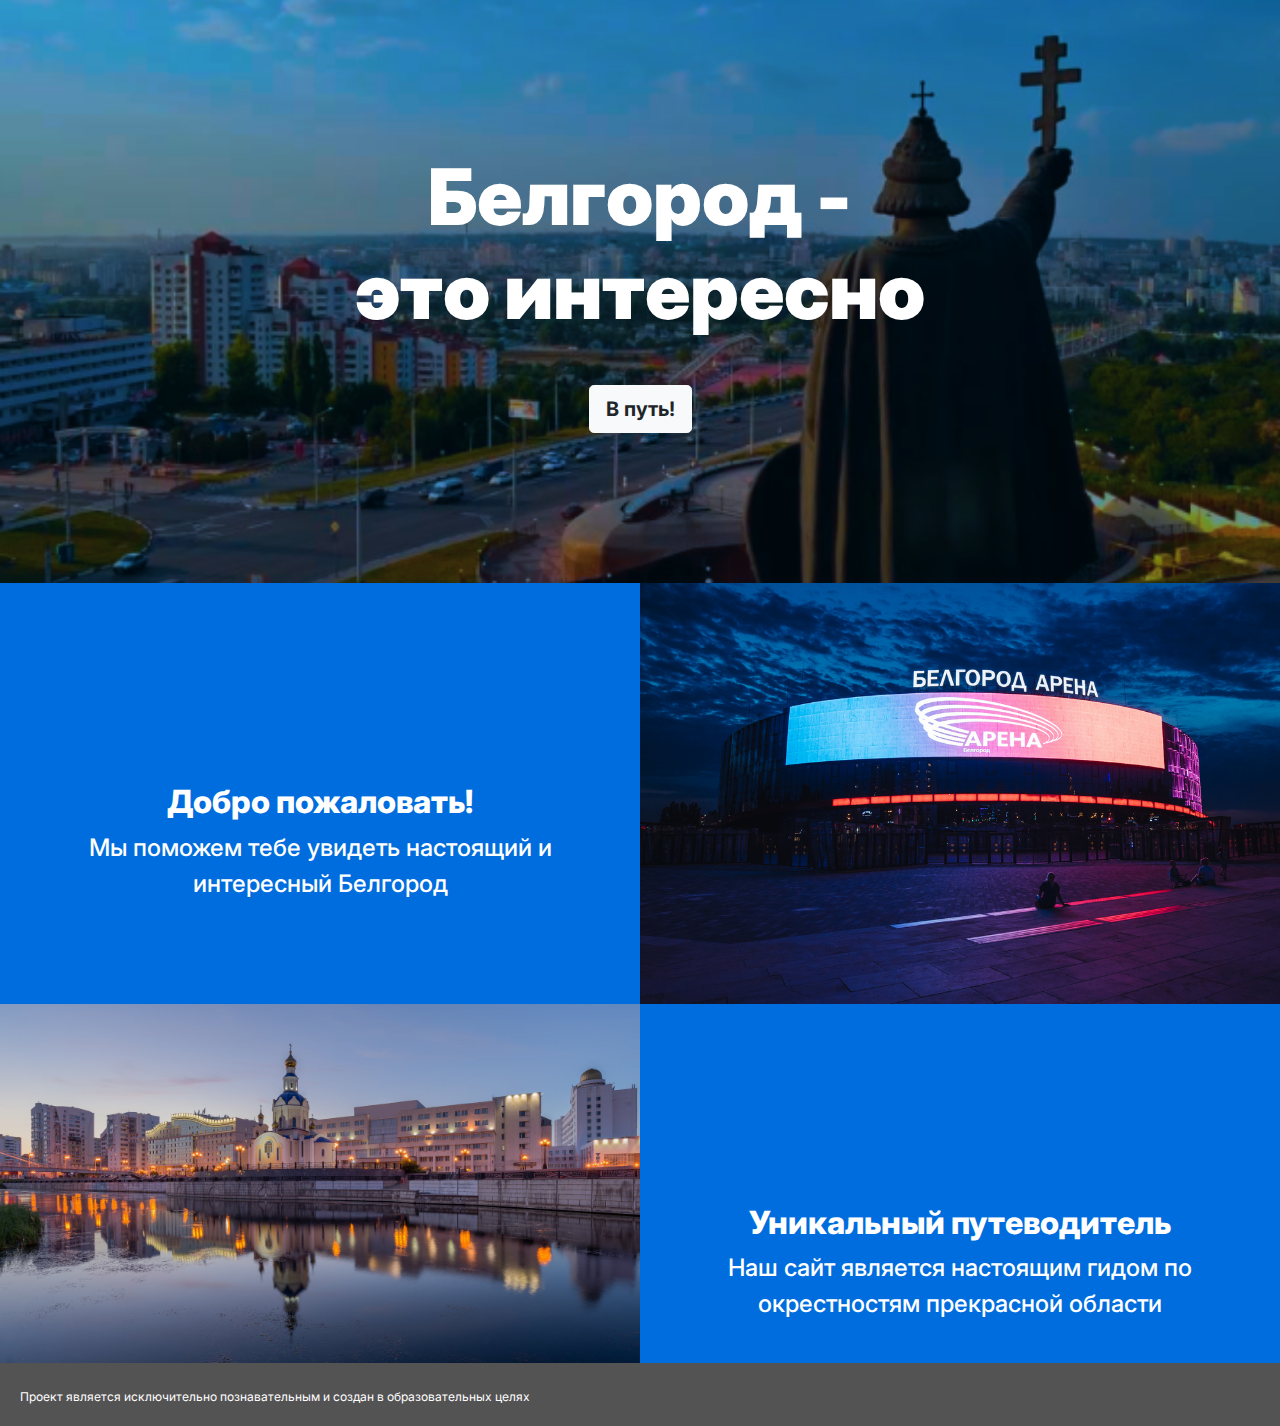
<file: index.html>
<!DOCTYPE html>
<html lang="en">
    <head>
        <meta charset="UTF-8" />
        <meta http-equiv="X-UA-Compatible" content="IE=edge" />
        <meta name="viewport" content="width=device-width, initial-scale=1.0" />
        <link
            rel="stylesheet"
            href="https://cdn.jsdelivr.net/npm/bootstrap@4.0.0/dist/css/bootstrap.min.css"
            integrity="sha384-Gn5384xqQ1aoWXA+058RXPxPg6fy4IWvTNh0E263XmFcJlSAwiGgFAW/dAiS6JXm"
            crossorigin="anonymous"
        />
        <link rel="preconnect" href="https://fonts.googleapis.com" />
        <link rel="preconnect" href="https://fonts.gstatic.com" crossorigin />
        <link
            href="https://fonts.googleapis.com/css2?family=Inter:wght@100;200;300;400;500;600;700;800;900&family=Montserrat:ital,wght@1,700&display=swap"
            rel="stylesheet"
        />
        <link rel="stylesheet" href="style.css" />
        <title>Места Белгорода</title>
    </head>
    <body>
        <main>
            <section class="title">
                <h1>Белгород -<br />это интересно</h1>
                <button
                    type="button"
                    class="btn btn-light btn-lg start-btn"
                    data-toggle="modal"
                    data-target="#exampleModal"
                >
                    В путь!
                </button>
            </section>
            <section class="cards">
                <div class="item text">
                    <h4>Добро пожаловать!</h4>
                    <p>
                        Мы поможем тебе увидеть настоящий и интересный Белгород
                    </p>
                </div>
                <div class="item image">
                    <img src="images/main-img1.jpg" alt="Белгород" />
                </div>
                <div class="item image">
                    <img src="images/main-img2.jpg" alt="Белгород" />
                </div>
                <div class="item text">
                    <h4>Уникальный путеводитель</h4>
                    <p>
                        Наш сайт является настоящим гидом по окрестностям
                        прекрасной области
                    </p>
                </div>
            </section>
        </main>
        <footer class="footer">
            <div class="wrapper">
                <p class="small">
                    Проект является исключительно познавательным и создан в
                    образовательных целях
                </p>
            </div>
        </footer>

        <div
            class="modal fade"
            id="exampleModal"
            tabindex="-1"
            role="dialog"
            aria-labelledby="exampleModalLabel"
            aria-hidden="true"
        >
            <div class="modal-dialog" role="document">
                <div class="modal-content">
                    <div class="modal-header">
                        <h5 class="modal-title" id="exampleModalLabel">
                            Категории
                        </h5>
                        <button
                            type="button"
                            class="close"
                            data-dismiss="modal"
                            aria-label="Close"
                        >
                            <span aria-hidden="true">&times;</span>
                        </button>
                    </div>
                    <div class="modal-body">
                        <a href="/culture/culture.html">Культура</a>
                        <a href="/funny/funny.html">Развлечения</a>
                        <a href="/nature/nature.html">Природа</a>
                    </div>
                </div>
            </div>
        </div>
        <script
            src="https://code.jquery.com/jquery-3.2.1.slim.min.js"
            integrity="sha384-KJ3o2DKtIkvYIK3UENzmM7KCkRr/rE9/Qpg6aAZGJwFDMVNA/GpGFF93hXpG5KkN"
            crossorigin="anonymous"
        ></script>
        <script
            src="https://cdn.jsdelivr.net/npm/popper.js@1.12.9/dist/umd/popper.min.js"
            integrity="sha384-ApNbgh9B+Y1QKtv3Rn7W3mgPxhU9K/ScQsAP7hUibX39j7fakFPskvXusvfa0b4Q"
            crossorigin="anonymous"
        ></script>
        <script
            src="https://cdn.jsdelivr.net/npm/bootstrap@4.0.0/dist/js/bootstrap.min.js"
            integrity="sha384-JZR6Spejh4U02d8jOt6vLEHfe/JQGiRRSQQxSfFWpi1MquVdAyjUar5+76PVCmYl"
            crossorigin="anonymous"
        ></script>
    </body>
</html>
</file>
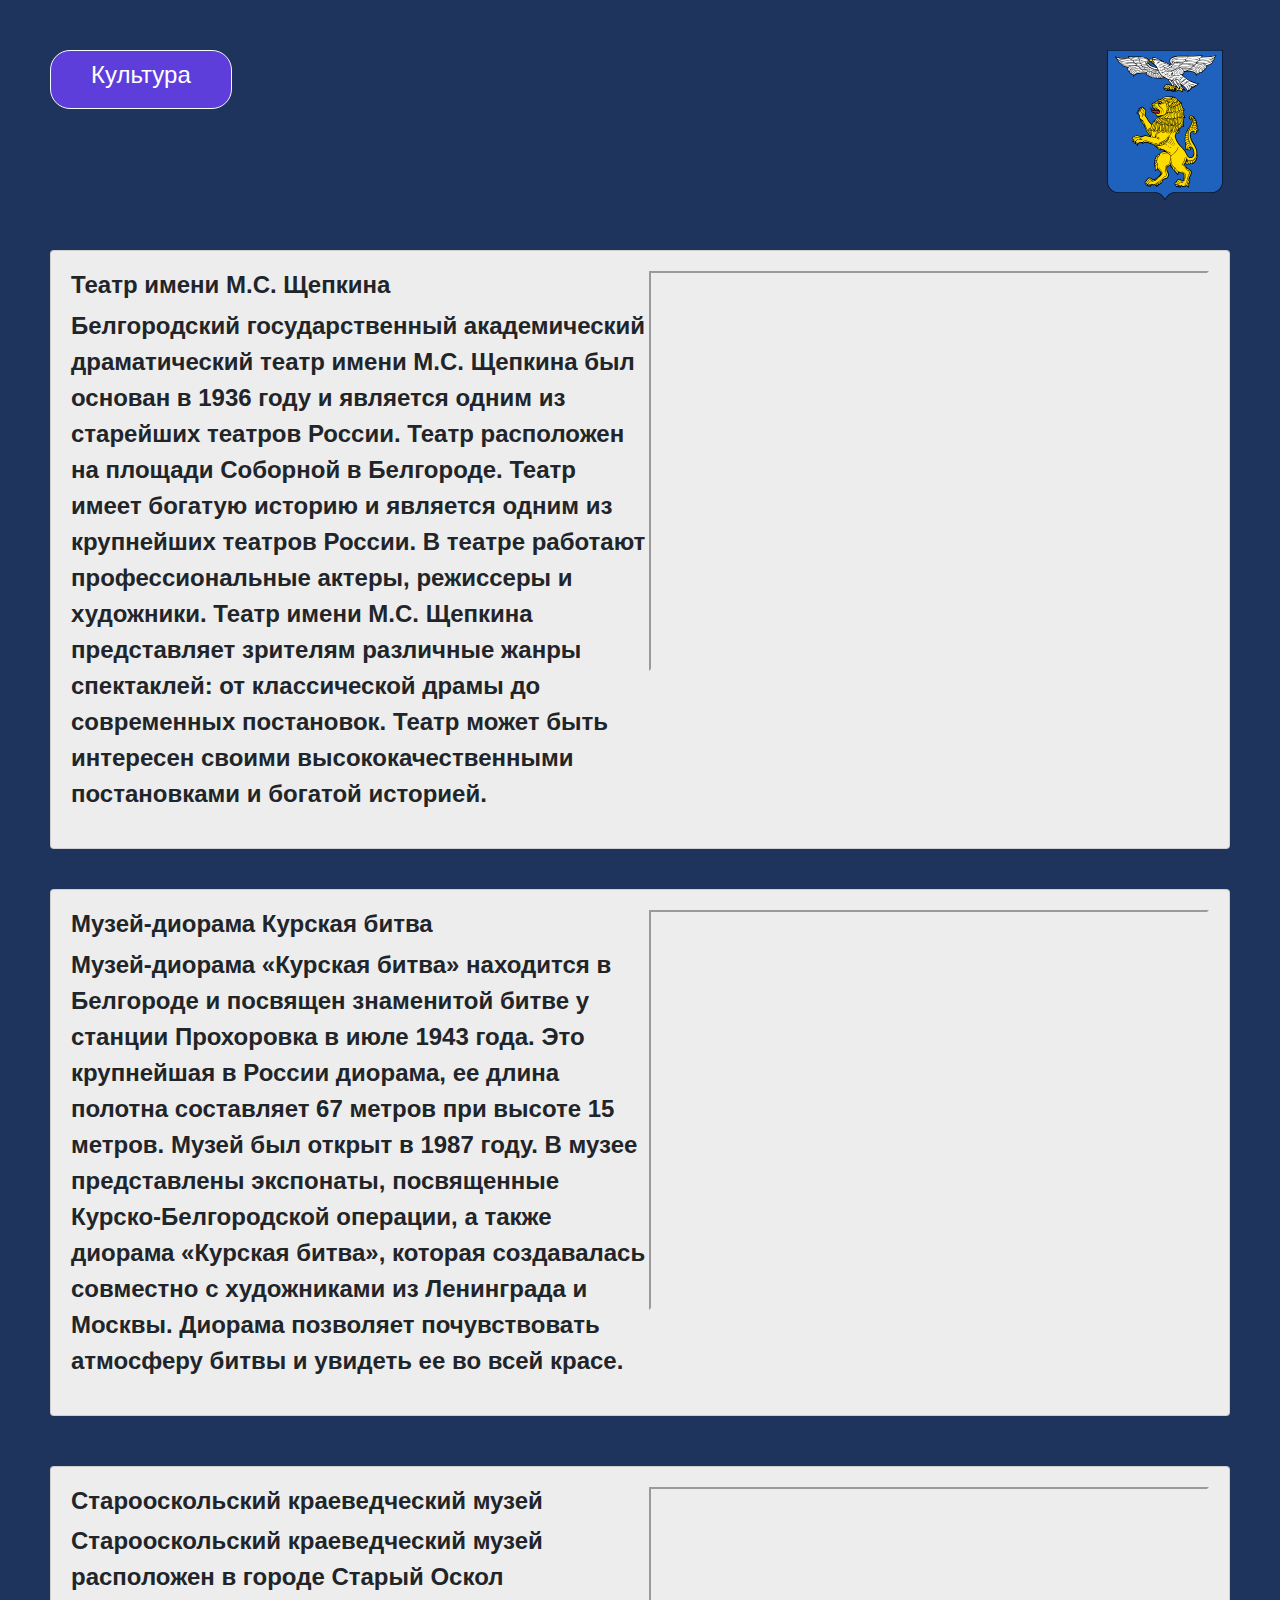
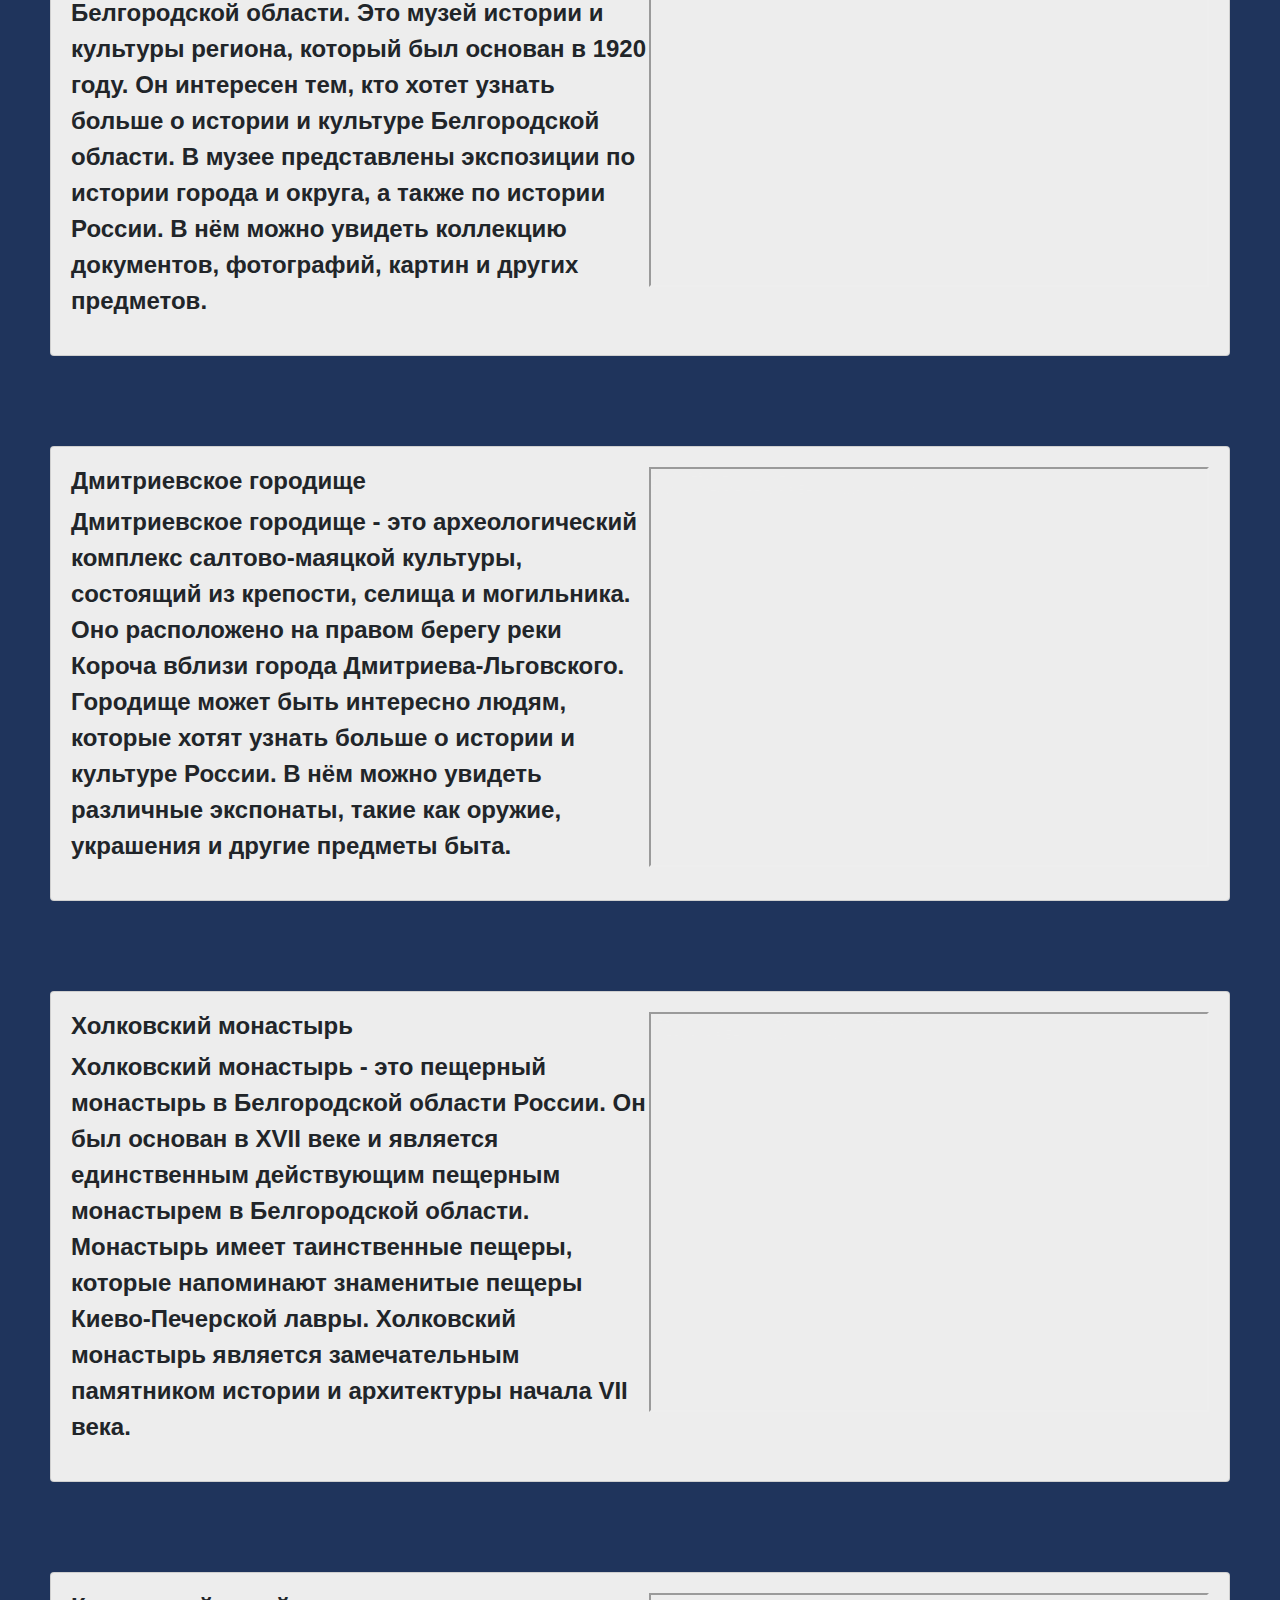
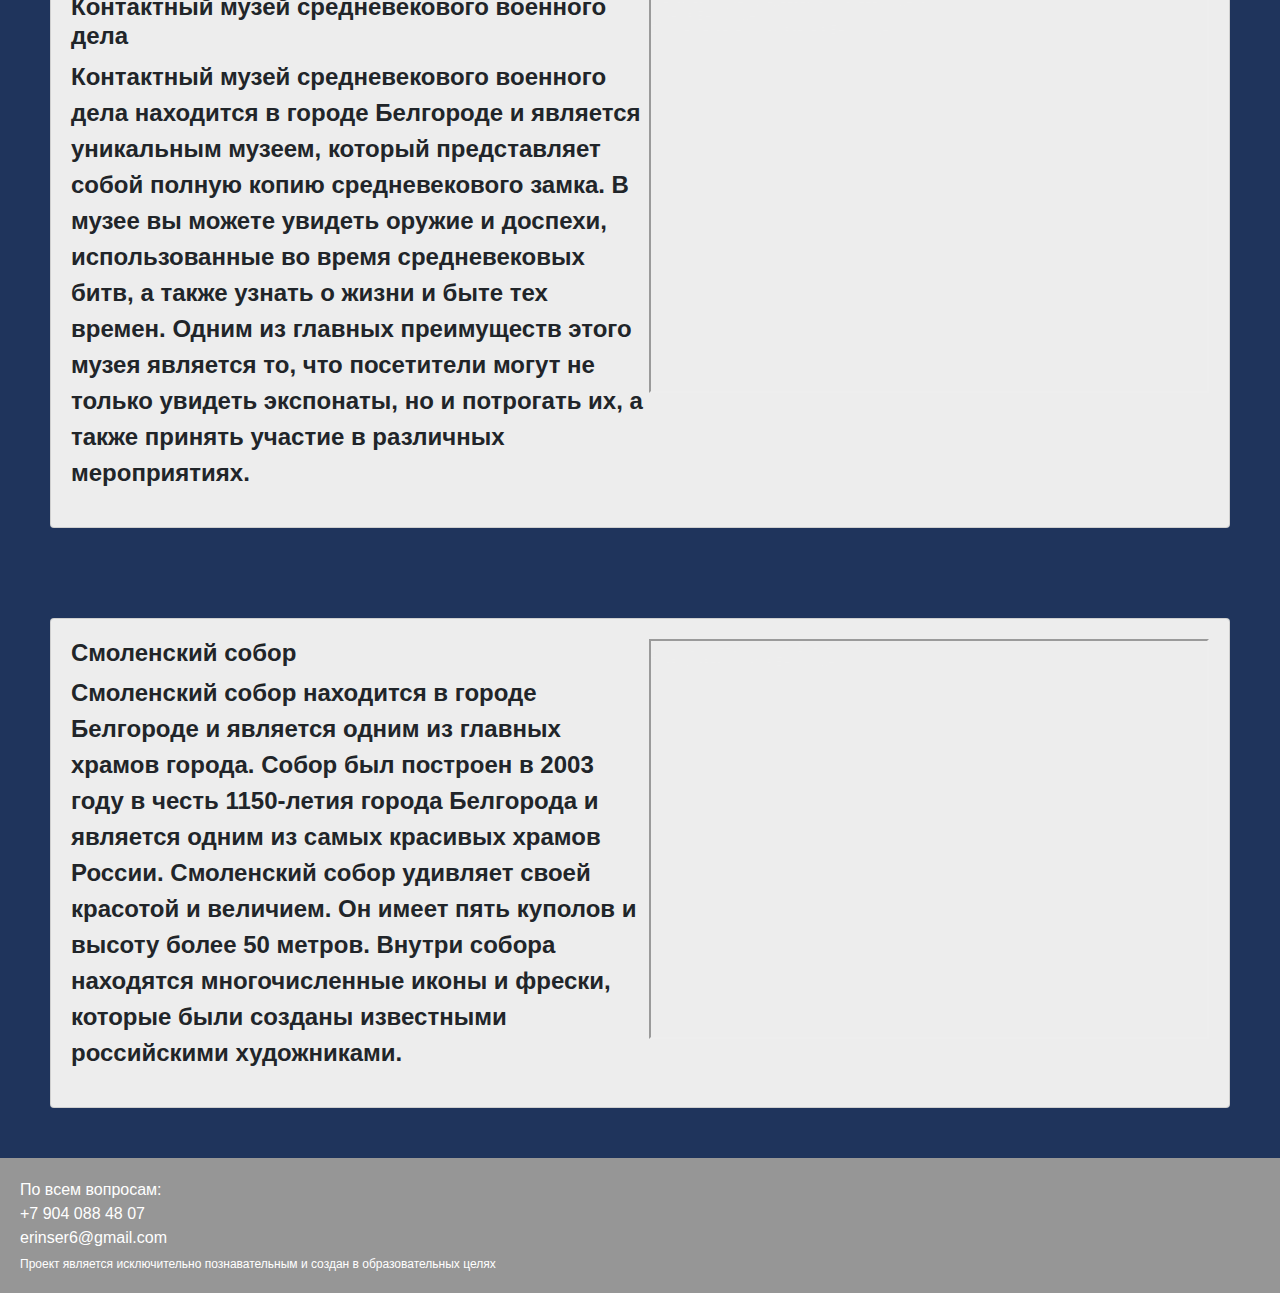
<file: culture/culture.html>
<!DOCTYPE html>
<html lang="en">
    <head>
        <meta charset="UTF-8" />
        <meta http-equiv="X-UA-Compatible" content="IE=edge" />
        <meta name="viewport" content="width=device-width, initial-scale=1.0" />
        <link
            rel="stylesheet"
            href="https://cdn.jsdelivr.net/npm/bootstrap@4.0.0/dist/css/bootstrap.min.css"
            integrity="sha384-Gn5384xqQ1aoWXA+058RXPxPg6fy4IWvTNh0E263XmFcJlSAwiGgFAW/dAiS6JXm"
            crossorigin="anonymous"
        />
        <link rel="preconnect" href="https://fonts.googleapis.com" />
        <link rel="preconnect" href="https://fonts.gstatic.com" crossorigin />
        <link
            href="https://fonts.googleapis.com/css2?family=Inter:wght@100;200;300;400;500;600;700;800;900&family=Montserrat:ital,wght@1,700&display=swap"
            rel="stylesheet"
        />
        <link rel="stylesheet" href="style.css" />
        <title>Места Белгорода</title>
    </head>
    <body>
        <main>
            <div class="nav-bar">
                <div
                    class="btn btn-light btn-lg start-btn title"
                    data-toggle="modal"
                    data-target="#exampleModal"
                >
                    <h4>Культура</h4>
                </div>
                <img src="../images/gerb.svg" alt="Герб" />
            </div>
            <div class="cards">
                <div class="card">
                    <div>
                        <h4 class="title">Театр имени М.С. Щепкина</h4>
                        <p class="descr"> Белгородский государственный академический драматический театр имени М.С. Щепкина был основан в 1936 году и является одним из старейших театров России. Театр расположен на площади Соборной в Белгороде.

                            Театр имеет богатую историю и является одним из крупнейших театров России. В театре работают профессиональные актеры, режиссеры и художники.
                            
                            Театр имени М.С. Щепкина представляет зрителям различные жанры спектаклей: от классической драмы до современных постановок.
                            
                            Театр может быть интересен своими высококачественными постановками и богатой историей.</p>
                    </div>
                    <div>
                        <div style="position:relative;overflow:hidden;"><a href="https://yandex.ru/maps/org/belgorodskiy_gosudarstvenny_akademicheskiy_dramaticheskiy_teatr_imeni_m_s_shchepkina/1068558711/?utm_medium=mapframe&utm_source=maps" style="color:#eee;font-size:12px;position:absolute;top:0px;">Белгородский государственный академический драматический театр имени М.С. Щепкина</a><a href="https://yandex.ru/maps/4/belgorod/category/theatre/184105872/?utm_medium=mapframe&utm_source=maps" style="color:#eee;font-size:12px;position:absolute;top:14px;">Театр в Белгороде</a><iframe src="https://yandex.ru/map-widget/v1/?ll=36.586819%2C50.594322&mode=search&oid=1068558711&ol=biz&z=17.21" width="560" height="400" frameborder="1" allowfullscreen="true" style="position:relative;"></iframe></div>
                    </div>
                </div>
                <div class="card">
                    <div>
                        <h4 class="title">Музей-диорама Курская битва</h4>
                        <p class="descr">Музей-диорама «Курская битва» находится в Белгороде и посвящен знаменитой битве у станции Прохоровка в июле 1943 года. Это крупнейшая в России диорама, ее длина полотна составляет 67 метров при высоте 15 метров. Музей был открыт в 1987 году. 

                            В музее представлены экспонаты, посвященные Курско-Белгородской операции, а также диорама «Курская битва», которая создавалась совместно с художниками из Ленинграда и Москвы. Диорама позволяет почувствовать атмосферу битвы и увидеть ее во всей красе. 
                            </p>
                    </div>
                    <div>
                        <div style="position:relative;overflow:hidden;"><a href="https://yandex.ru/maps/org/belgorodskiy_gosudarstvenny_istoriko_khudozhestvenny_muzey_diorama_kurskaya_bitva_belgorodskoye_napravleniye/1049938675/?utm_medium=mapframe&utm_source=maps" style="color:#eee;font-size:12px;position:absolute;top:0px;">Белгородский государственный историко-художественный Музей-диорама Курская битва Белгородское направление</a><a href="https://yandex.ru/maps/4/belgorod/category/museum/184105894/?utm_medium=mapframe&utm_source=maps" style="color:#eee;font-size:12px;position:absolute;top:14px;">Музей в Белгороде</a><a href="https://yandex.ru/maps/4/belgorod/category/landmark_attraction/89683368508/?utm_medium=mapframe&utm_source=maps" style="color:#eee;font-size:12px;position:absolute;top:28px;">Достопримечательность в Белгороде</a><iframe src="https://yandex.ru/map-widget/v1/?ll=36.587800%2C50.591283&mode=search&oid=1049938675&ol=biz&sctx=ZAAAAAgBEAAaKAoSCfrvwWuX6kJAEXCzeLEwpklAEhIJSIyeW%2BhKlD8Rg02dR8X%[base64]%3D&sll=36.587800%2C50.591283&sspn=0.019817%2C0.007437&text=%D0%9C%D1%83%D0%B7%D0%B5%D0%B9-%D0%B4%D0%B8%D0%BE%D1%80%D0%B0%D0%BC%D0%B0%20%D0%9A%D1%83%D1%80%D1%81%D0%BA%D0%B0%D1%8F%20%D0%B1%D0%B8%D1%82%D0%B2%D0%B0&z=16.76" width="560" height="400" frameborder="1" allowfullscreen="true" style="position:relative;"></iframe></div>
                    </div>
                </div>
            </div>
            <div class="cards">
                <div class="card">
                    <div>
                        <h4 class="title">Старооскольский краеведческий музей</h4>
                        <p class="descr">Старооскольский краеведческий музей расположен в городе Старый Оскол Белгородской области. Это музей истории и культуры региона, который был основан в 1920 году. Он интересен тем, кто хотет узнать больше о истории и культуре Белгородской области. В музее представлены экспозиции по истории города и округа, а также по истории России. В нём можно увидеть коллекцию документов, фотографий, картин и других предметов.</p>
                    </div>
                    <div>
                        <div style="position:relative;overflow:hidden;"><a href="https://yandex.ru/maps/org/starooskolskiy_krayevedcheskiy_muzey/1004732192/?utm_medium=mapframe&utm_source=maps" style="color:#eee;font-size:12px;position:absolute;top:0px;">Старооскольский краеведческий музей</a><a href="https://yandex.ru/maps/10649/stariy-oskol/category/museum/184105894/?utm_medium=mapframe&utm_source=maps" style="color:#eee;font-size:12px;position:absolute;top:14px;">Музей в Старом Осколе</a><iframe src="https://yandex.ru/map-widget/v1/?ll=37.832746%2C51.298361&mode=search&oid=1004732192&ol=biz&sll=37.069421%2C50.458029&sspn=1.268284%2C0.477301&tab=gallery&text=%D0%A1%D1%82%D0%B0%D1%80%D0%BE%D0%BE%D1%81%D0%BA%D0%BE%D0%BB%D1%8C%D1%81%D0%BA%D0%B8%D0%B9%20%D0%BA%D1%80%D0%B0%D0%B5%D0%B2%D0%B5%D0%B4%D1%87%D0%B5%D1%81%D0%BA%D0%B8%D0%B9%20%D0%BC%D1%83%D0%B7%D0%B5%D0%B9&z=16.76" width="560" height="400" frameborder="1" allowfullscreen="true" style="position:relative;"></iframe></div>
                    </div>
                </div>
            <div class="cards">
                <div class="card">
                    <div>
                        <h4 class="title">Дмитриевское городище</h4>
                        <p class="descr">Дмитриевское городище - это археологический комплекс салтово-маяцкой культуры, состоящий из крепости, селища и могильника. Оно расположено на правом берегу реки Короча вблизи города Дмитриева-Льговского. 
                            Городище может быть интересно людям, которые хотят узнать больше о истории и культуре России. В нём можно увидеть различные экспонаты, такие как оружие, украшения и другие предметы быта. 
                        </p>
                    </div>
                    <div>
                        <div style="position:relative;overflow:hidden;"><a href="https://yandex.ru/maps/org/dmitriyevskoye_gorodishche/18628335038/?utm_medium=mapframe&utm_source=maps" style="color:#eee;font-size:12px;position:absolute;top:0px;">Дмитриевское городище</a><a href="https://yandex.ru/maps/10645/belgorod-oblast/category/landmark_attraction/89683368508/?utm_medium=mapframe&utm_source=maps" style="color:#eee;font-size:12px;position:absolute;top:14px;">Достопримечательность в Белгородской области</a><iframe src="https://yandex.ru/map-widget/v1/?ll=37.069421%2C50.458029&mode=search&oid=18628335038&ol=biz&sctx=ZAAAAAgBEAAaKAoSCcJpwYu%2B5EJAEaXXZmMlcElAEhIJnzvB%2FuvctD8RPgeWI2Qgnz8iBgABAgMEBSgKOABAm4MGSAFiK3JlYXJyPXNjaGVtZV9Mb2NhbC9HZW8vRW5hYmxlQmVhdXR5RmlsdGVyPTFqAnJ1nQHNzEw9oAEAqAEAvQHa7qqVwgEFvqvXskXqAQDyAQD4AQCCAinQlNC80LjRgtGA0LjQtdCy0YHQutC%2B0LUg0LPQvtGA0L7QtNC40YnQtYoCAJICBTIwMDU2mgIMZGVza3RvcC1tYXBz&sll=37.069421%2C50.458029&sspn=1.268284%2C0.477301&text=%D0%94%D0%BC%D0%B8%D1%82%D1%80%D0%B8%D0%B5%D0%B2%D1%81%D0%BA%D0%BE%D0%B5%20%D0%B3%D0%BE%D1%80%D0%BE%D0%B4%D0%B8%D1%89%D0%B5&z=10.76" width="560" height="400" frameborder="1" allowfullscreen="true" style="position:relative;"></iframe></div>
                    </div>
                </div>
            <div class="cards">
                <div class="card">
                    <div>
                        <h4 class="title">Холковский монастырь</h4>
                        <p class="descr">Холковский монастырь - это пещерный монастырь в Белгородской области России. Он был основан в XVII веке и является единственным действующим пещерным монастырем в Белгородской области. Монастырь имеет таинственные пещеры, которые напоминают знаменитые пещеры Киево-Печерской лавры. Холковский монастырь является замечательным памятником истории и архитектуры начала VII века.</p>
                    </div>
                    <div>
                        <div style="position:relative;overflow:hidden;"><a href="https://yandex.ru/maps/org/svyato_troitskiy_kholkovskiy_muzhskoy_monastyr/1305219173/?utm_medium=mapframe&utm_source=maps" style="color:#eee;font-size:12px;position:absolute;top:0px;">Свято-Троицкий Холковский мужской монастырь</a><a href="https://yandex.ru/maps/10645/belgorod-oblast/category/monastery_convent_abbey/90081707756/?utm_medium=mapframe&utm_source=maps" style="color:#eee;font-size:12px;position:absolute;top:14px;">Монастырь в Белгородской области</a><iframe src="https://yandex.ru/map-widget/v1/?display-text=%D0%A5%D0%BE%D0%BB%D0%BA%D0%BE%D0%B2%D1%81%D0%BA%D0%B8%D0%B9%20%D0%BC%D0%BE%D0%BD%D0%B0%D1%81%D1%82%D1%8B%D1%80%D1%8C&ll=37.787065%2C50.876141&mode=search&oid=1305219173&ol=biz&sctx=ZAAAAAgBEAAaKAoSCYF8CRUc5EJAERUDJJpAcUlAEhIJg02dR8X%2FfT8RO4veqYB7bj8iBgABAgMEBSgKOABAm4MGSAFiK3JlYXJyPXNjaGVtZV9Mb2NhbC9HZW8vRW5hYmxlQmVhdXR5RmlsdGVyPTFqAnJ1nQHNzEw9oAEAqAEAvQGav0fBwgEK5aCw7gSGq5ncV%2BoBAPIBAPgBAIICJ9Cl0L7Qu9C60L7QstGB0LrQuNC5INC80L7QvdCw0YHRgtGL0YDRjIoCAJICAJoCDGRlc2t0b3AtbWFwcw%3D%3D&sll=37.787065%2C50.876141&sspn=0.081496%2C0.030397&text=%D0%A5%D0%BE%D0%BB%D0%BA%D0%BE%D0%B2%D1%81%D0%BA%D0%B8%D0%B9%20%D0%BC%D0%BE%D0%BD%D0%B0%D1%81%D1%82%D1%8B%D1%80%D1%8C&z=14.72" width="560" height="400" frameborder="1" allowfullscreen="true" style="position:relative;"></iframe></div>
                    </div>
                </div>
                <div class="cards">
                    <div class="card">
                        <div>
                            <h4 class="title">Контактный музей средневекового военного дела</h4>
                            <p class="descr">Контактный музей средневекового военного дела находится в городе Белгороде и является уникальным музеем, который представляет собой полную копию средневекового замка. В музее вы можете увидеть оружие и доспехи, использованные во время средневековых битв, а также узнать о жизни и быте тех времен. Одним из главных преимуществ этого музея является то, что посетители могут не только увидеть экспонаты, но и потрогать их, а также принять участие в различных мероприятиях.</p>
                        </div>
                        <div>
                            <div style="position:relative;overflow:hidden;"><a href="https://yandex.ru/maps/org/kontaktny_muzey_srednevekovogo_voyennogo_dela/40100239066/?utm_medium=mapframe&utm_source=maps" style="color:#eee;font-size:12px;position:absolute;top:0px;">Контактный музей средневекового военного дела</a><a href="https://yandex.ru/maps/4/belgorod/category/museum/184105894/?utm_medium=mapframe&utm_source=maps" style="color:#eee;font-size:12px;position:absolute;top:14px;">Музей в Белгороде</a><a href="https://yandex.ru/maps/4/belgorod/category/further_education/184106162/?utm_medium=mapframe&utm_source=maps" style="color:#eee;font-size:12px;position:absolute;top:28px;">Дополнительное образование в Белгороде</a><iframe src="https://yandex.ru/map-widget/v1/?ll=36.587407%2C50.596254&mode=search&oid=40100239066&ol=biz&sctx=[base64]%2BAEAggJW0JrQvtC90YLQsNC60YLQvdGL0Lkg0LzRg9C30LXQuSDRgdGA0LXQtNC90LXQstC10LrQvtCy0L7Qs9C%2BINCy0L7QtdC90L3QvtCz0L4g0LTQtdC70LCKAgCSAgCaAgxkZXNrdG9wLW1hcHM%3D&sll=36.587407%2C50.596254&sspn=0.028220%2C0.010589&text=%D0%9A%D0%BE%D0%BD%D1%82%D0%B0%D0%BA%D1%82%D0%BD%D1%8B%D0%B9%20%D0%BC%D1%83%D0%B7%D0%B5%D0%B9%20%D1%81%D1%80%D0%B5%D0%B4%D0%BD%D0%B5%D0%B2%D0%B5%D0%BA%D0%BE%D0%B2%D0%BE%D0%B3%D0%BE%20%D0%B2%D0%BE%D0%B5%D0%BD%D0%BD%D0%BE%D0%B3%D0%BE%20%D0%B4%D0%B5%D0%BB%D0%B0&z=16.25" width="560" height="400" frameborder="1" allowfullscreen="true" style="position:relative;"></iframe></div>
                        </div>
                    </div>
                    <div class="cards">
                        <div class="card">
                            <div>
                                <h4 class="title">Смоленский собор</h4>
                                <p class="descr">Смоленский собор находится в городе Белгороде и является одним из главных храмов города. Собор был построен в 2003 году в честь 1150-летия города Белгорода и является одним из самых красивых храмов России.

                                    Смоленский собор удивляет своей красотой и величием. Он имеет пять куполов и высоту более 50 метров. Внутри собора находятся многочисленные иконы и фрески, которые были созданы известными российскими художниками.</p>
                            </div>
                            <div>
                                <div style="position:relative;overflow:hidden;"><a href="https://yandex.ru/maps/org/sobor_smolenskoy_ikony_bozhiyey_materi/1270517844/?utm_medium=mapframe&utm_source=maps" style="color:#eee;font-size:12px;position:absolute;top:0px;">Собор Смоленской иконы Божией Матери</a><a href="https://yandex.ru/maps/4/belgorod/category/orthodox_church/53436519791/?utm_medium=mapframe&utm_source=maps" style="color:#eee;font-size:12px;position:absolute;top:14px;">Православный храм в Белгороде</a><iframe src="https://yandex.ru/map-widget/v1/?from=mapframe&ll=36.596591%2C50.595424&mode=search&oid=1270517844&ol=biz&sctx=ZAAAAAgBEAAaKAoSCUvK3ef4TEJAEVGDaRg%2BTElAEhIJml5iLNMvUT8Rm%2F9XHTnSOT8iBgABAgMEBSgKOABAg6ANSAFiK3JlYXJyPXNjaGVtZV9Mb2NhbC9HZW8vRW5hYmxlQmVhdXR5RmlsdGVyPTFqAnJ1nQHNzEw9oAEAqAEAvQFLifMWwgEF1KDq3QTqAQDyAQD4AQCCAh%2FQodC80L7Qu9C10L3RgdC60LjQuSDRgdC%2B0LHQvtGAigIAkgIAmgIMZGVza3RvcC1tYXBz&sll=36.596591%2C50.595424&source=mapframe&sspn=0.016780%2C0.006296&text=%D0%A1%D0%BC%D0%BE%D0%BB%D0%B5%D0%BD%D1%81%D0%BA%D0%B8%D0%B9%20%D1%81%D0%BE%D0%B1%D0%BE%D1%80&utm_source=mapframe&z=17" width="560" height="400" frameborder="1" allowfullscreen="true" style="position:relative;"></iframe></div>
                            </div>
                        </div>
                        
                        
        </main>
        <footer class="footer">
            <div class="wrapper">
                <p>По всем вопросам:</p>
                <p>+7 904 088 48 07</p>
                <p>erinser6@gmail.com</p>
                <p class="small">
                    Проект является исключительно познавательным и создан в
                    образовательных целях
                </p>
            </div>
        </footer>
        <div
            class="modal fade"
            id="exampleModal"
            tabindex="-1"
            role="dialog"
            aria-labelledby="exampleModalLabel"
            aria-hidden="true"
        >
            <div class="modal-dialog" role="document">
                <div class="modal-content">
                    <div class="modal-header">
                        <h5 class="modal-title" id="exampleModalLabel">
                            Категории
                        </h5>
                        <button
                            type="button"
                            class="close"
                            data-dismiss="modal"
                            aria-label="Close"
                        >
                            <span aria-hidden="true">&times;</span>
                        </button>
                    </div>
                    <div class="modal-body">
                        <a href="../index.html">Главная</a>
                        <a href="/funny/funny.html">Развлечения</a>
                        <a href="/nature/nature.html">Природа</a>
                    </div>
                </div>
            </div>
        </div>
        <script
            src="https://code.jquery.com/jquery-3.2.1.slim.min.js"
            integrity="sha384-KJ3o2DKtIkvYIK3UENzmM7KCkRr/rE9/Qpg6aAZGJwFDMVNA/GpGFF93hXpG5KkN"
            crossorigin="anonymous"
        ></script>
        <script
            src="https://cdn.jsdelivr.net/npm/popper.js@1.12.9/dist/umd/popper.min.js"
            integrity="sha384-ApNbgh9B+Y1QKtv3Rn7W3mgPxhU9K/ScQsAP7hUibX39j7fakFPskvXusvfa0b4Q"
            crossorigin="anonymous"
        ></script>
        <script
            src="https://cdn.jsdelivr.net/npm/bootstrap@4.0.0/dist/js/bootstrap.min.js"
            integrity="sha384-JZR6Spejh4U02d8jOt6vLEHfe/JQGiRRSQQxSfFWpi1MquVdAyjUar5+76PVCmYl"
            crossorigin="anonymous"
        ></script>
    </body>
</html>
</file>
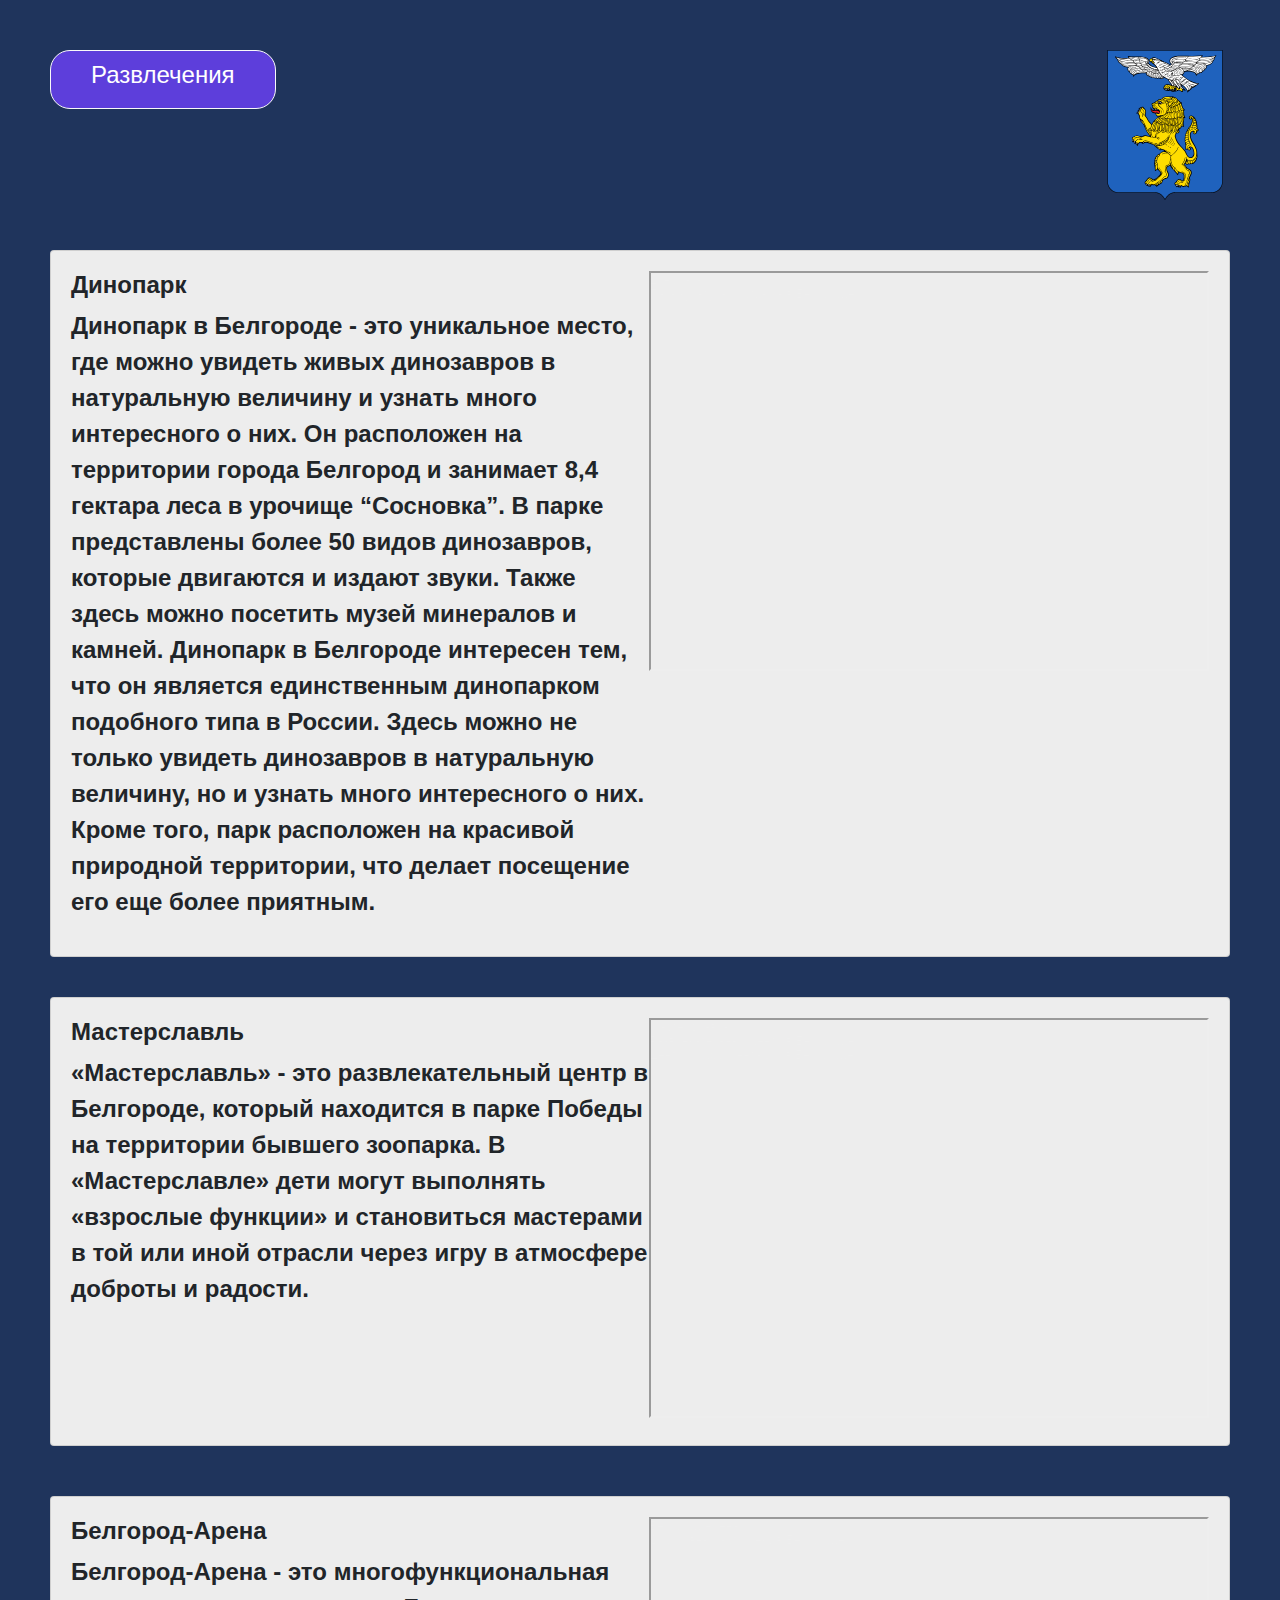
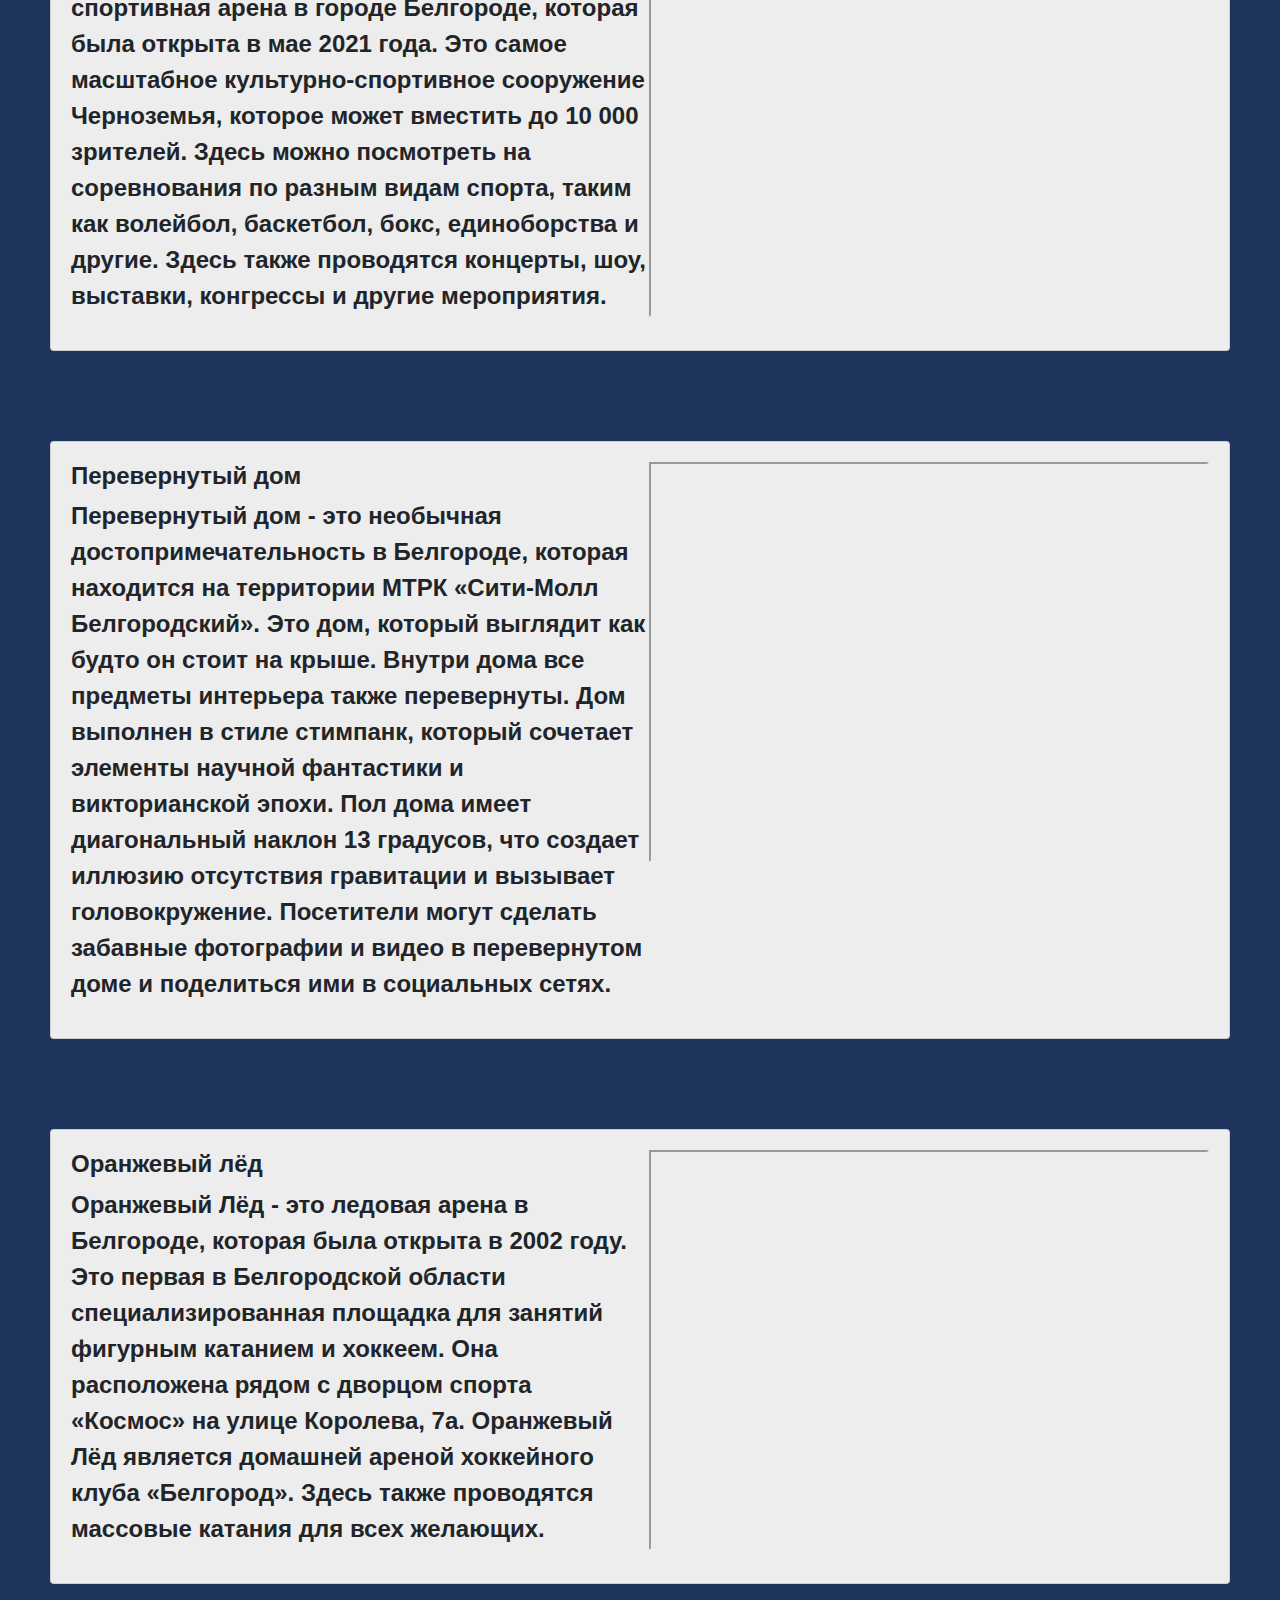
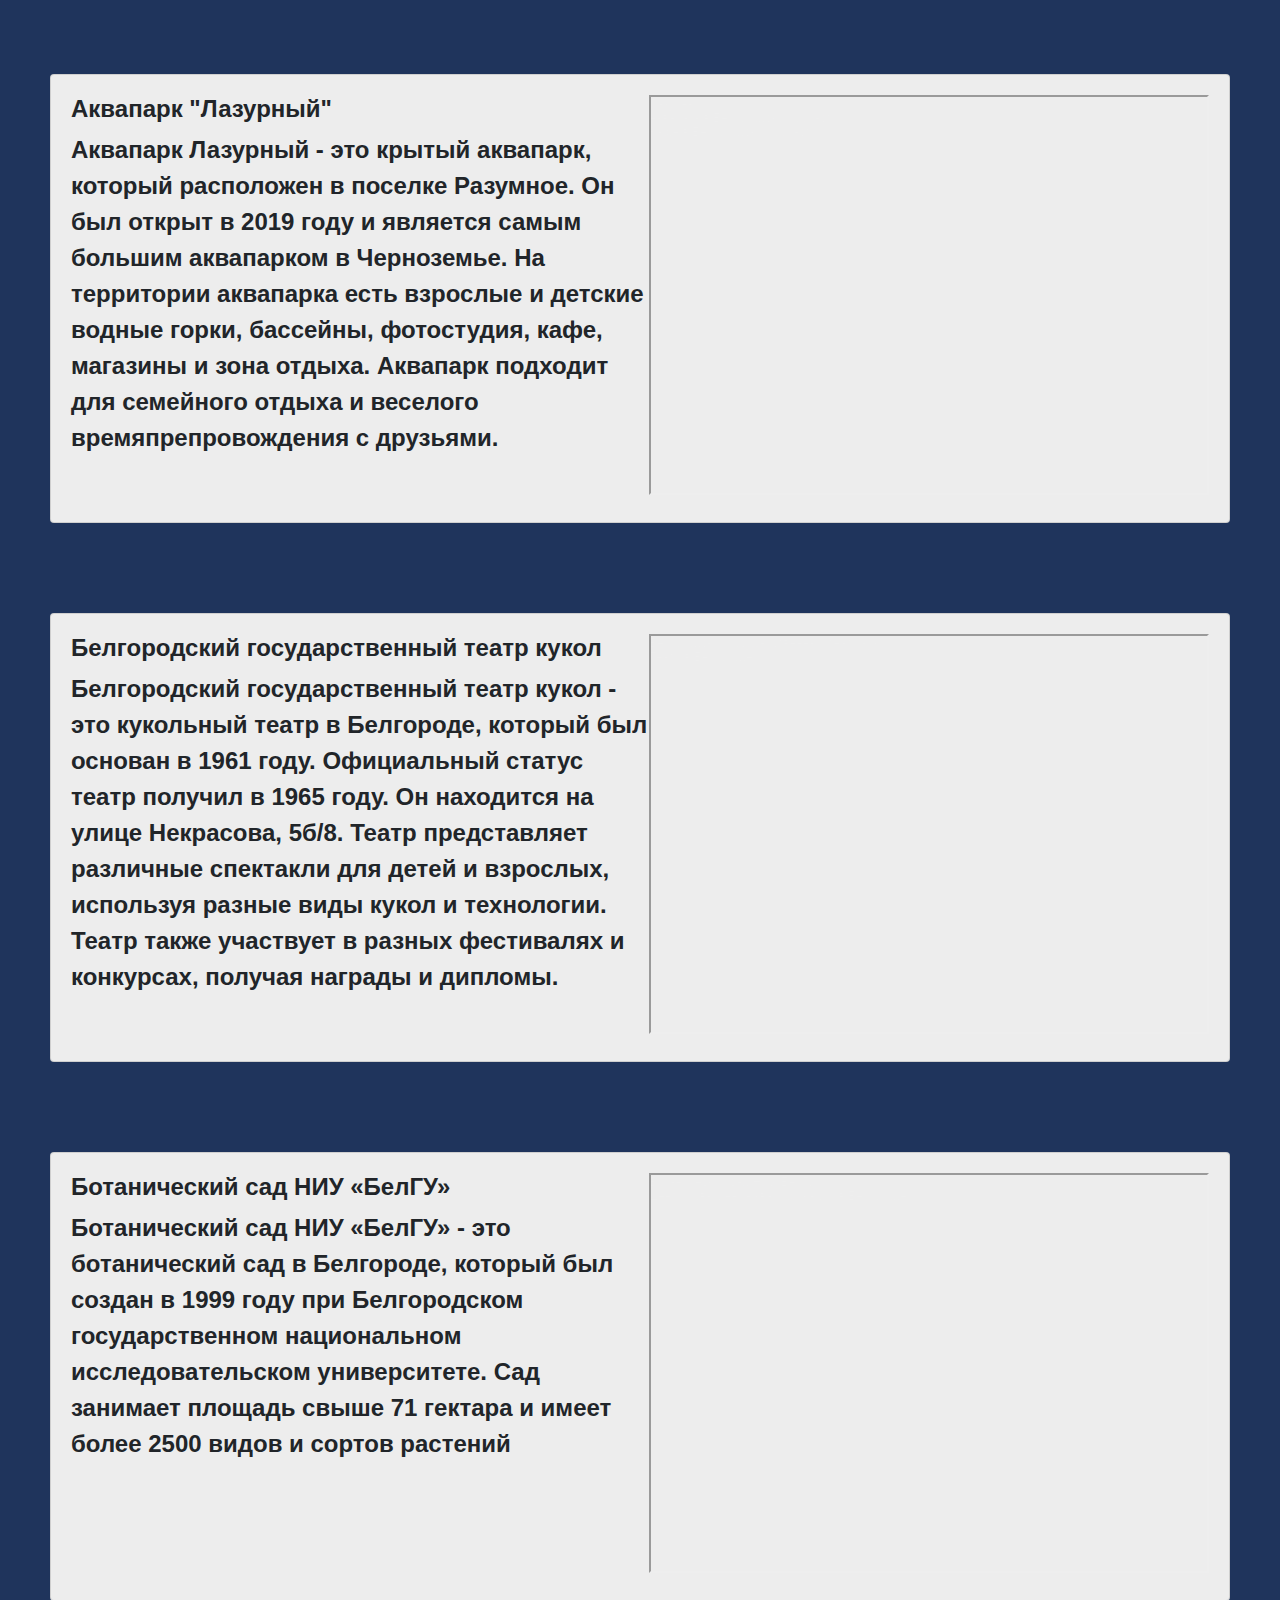
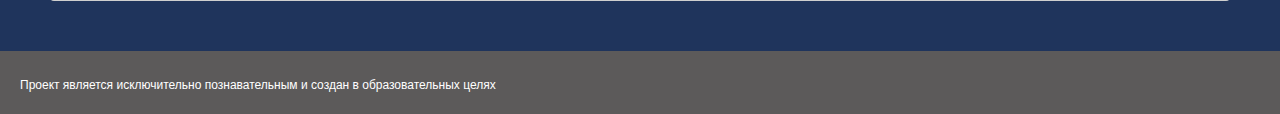
<file: funny/funny.html>
<!DOCTYPE html>
<html lang="en">
    <head>
        <meta charset="UTF-8" />
        <meta http-equiv="X-UA-Compatible" content="IE=edge" />
        <meta name="viewport" content="width=device-width, initial-scale=1.0" />
        <link
            rel="stylesheet"
            href="https://cdn.jsdelivr.net/npm/bootstrap@4.0.0/dist/css/bootstrap.min.css"
            integrity="sha384-Gn5384xqQ1aoWXA+058RXPxPg6fy4IWvTNh0E263XmFcJlSAwiGgFAW/dAiS6JXm"
            crossorigin="anonymous"
        />
        <link rel="preconnect" href="https://fonts.googleapis.com" />
        <link rel="preconnect" href="https://fonts.gstatic.com" crossorigin />
        <link
            href="https://fonts.googleapis.com/css2?family=Inter:wght@100;200;300;400;500;600;700;800;900&family=Montserrat:ital,wght@1,700&display=swap"
            rel="stylesheet"
        />
        <link rel="stylesheet" href="style.css" />
        <title>Места Белгорода</title>
    </head>
    <body>
        <main>
            <div class="nav-bar">
                <div
                    class="btn btn-light btn-lg start-btn title"
                    data-toggle="modal"
                    data-target="#exampleModal"
                >
                    <h4>Развлечения</h4>
                </div>
                <img src="../images/gerb.svg" alt="Герб" />
            </div>
            <div class="cards">
                <div class="card">
                    <div>
                        <h4 class="title">Динопарк</h4>
                        <p class="descr"> Динопарк в Белгороде - это уникальное место, где можно увидеть живых динозавров в натуральную величину и узнать много интересного о них. Он расположен на территории города Белгород и занимает 8,4 гектара леса в урочище “Сосновка”. В парке представлены более 50 видов динозавров, которые двигаются и издают звуки. Также здесь можно посетить музей минералов и камней.

                            Динопарк в Белгороде интересен тем, что он является единственным динопарком подобного типа в России. Здесь можно не только увидеть динозавров в натуральную величину, но и узнать много интересного о них. Кроме того, парк расположен на красивой природной территории, что делает посещение его еще более приятным.</p>
                    </div>
                    <div>
                        <div style="position:relative;overflow:hidden;"><a href="https://yandex.ru/maps/org/dinopark/124621220924/?utm_medium=mapframe&utm_source=maps" style="color:#eee;font-size:12px;position:absolute;top:0px;">Динопарк</a><a href="https://yandex.ru/maps/4/belgorod/category/park/184106346/?utm_medium=mapframe&utm_source=maps" style="color:#eee;font-size:12px;position:absolute;top:14px;">Парк культуры и отдыха в Белгороде</a><iframe src="https://yandex.ru/map-widget/v1/?ll=36.637601%2C50.557329&mode=search&oid=124621220924&ol=biz&z=14.54" width="560" height="400" frameborder="1" allowfullscreen="true" style="position:relative;"></iframe></div>
                    </div>
                </div>
                <div class="card">
                    <div>
                        <h4 class="title">Мастерславль</h4>
                        <p class="descr">«Мастерславль» - это развлекательный центр в Белгороде, который находится в парке Победы на территории бывшего зоопарка. В «Мастерславле» дети могут выполнять «взрослые функции» и становиться мастерами в той или иной отрасли через игру в атмосфере доброты и радости.
                            </p>
                    </div>
                    <div>
                        <div style="position:relative;overflow:hidden;"><a href="https://yandex.ru/maps/org/masterslavl/179675526962/?utm_medium=mapframe&utm_source=maps" style="color:#eee;font-size:12px;position:absolute;top:0px;">Мастерславль</a><a href="https://yandex.ru/maps/4/belgorod/category/entertainment_center/184106372/?utm_medium=mapframe&utm_source=maps" style="color:#eee;font-size:12px;position:absolute;top:14px;">Развлекательный центр в Белгороде</a><a href="https://yandex.ru/maps/4/belgorod/category/career_guidance_center/91159992255/?utm_medium=mapframe&utm_source=maps" style="color:#eee;font-size:12px;position:absolute;top:28px;">Центр профориентации в Белгороде</a><iframe src="https://yandex.ru/map-widget/v1/?ll=36.616448%2C50.574603&mode=search&oid=179675526962&ol=biz&sctx=ZAAAAAgBEAAaKAoSCX%2BHokCfVEJAEX14liAjSElAEhIJTDj0Fg%2FvuT8Rp3hcVIuIqj8iBgABAgMEBSgKOABAg6ANSAFiK3JlYXJyPXNjaGVtZV9Mb2NhbC9HZW8vRW5hYmxlQmVhdXR5RmlsdGVyPTFqAnJ1nQHNzEw9oAEAqAEAvQGHS%2F4GwgEGsu77q50F6gEA8gEA%2BAEAggIY0JzQsNGB0YLQtdGA0YHQu9Cw0LLQu9GMigIAkgIAmgIMZGVza3RvcC1tYXBz&sll=36.616448%2C50.574603&sspn=0.195180%2C0.073271&text=%D0%9C%D0%B0%D1%81%D1%82%D0%B5%D1%80%D1%81%D0%BB%D0%B0%D0%B2%D0%BB%D1%8C&z=13.46" width="560" height="400" frameborder="1" allowfullscreen="true" style="position:relative;"></iframe></div>
                    </div>
                </div>
            </div>
            <div class="cards">
                <div class="card">
                    <div>
                        <h4 class="title">Белгород-Арена</h4>
                        <p class="descr">Белгород-Арена - это многофункциональная спортивная арена в городе Белгороде, которая была открыта в мае 2021 года. Это самое масштабное культурно-спортивное сооружение Черноземья, которое может вместить до 10 000 зрителей. Здесь можно посмотреть на соревнования по разным видам спорта, таким как волейбол, баскетбол, бокс, единоборства и другие. Здесь также проводятся концерты, шоу, выставки, конгрессы и другие мероприятия.</p>
                    </div>
                    <div>
                        <div style="position:relative;overflow:hidden;"><a href="https://yandex.ru/maps/org/belgorod_arena/148567294330/?utm_medium=mapframe&utm_source=maps" style="color:#eee;font-size:12px;position:absolute;top:0px;">Белгород Арена</a><a href="https://yandex.ru/maps/4/belgorod/category/sports_center/184107313/?utm_medium=mapframe&utm_source=maps" style="color:#eee;font-size:12px;position:absolute;top:14px;">Спортивный комплекс в Белгороде</a><iframe src="https://yandex.ru/map-widget/v1/?ll=36.567191%2C50.573470&mode=search&oid=148567294330&ol=biz&z=17.21" width="560" height="400" frameborder="1" allowfullscreen="true" style="position:relative;"></iframe></div>
                    </div>
                </div>
            <div class="cards">
                <div class="card">
                    <div>
                        <h4 class="title">Перевернутый дом</h4>
                        <p class="descr">Перевернутый дом - это необычная достопримечательность в Белгороде, которая находится на территории МТРК «Сити-Молл Белгородский». Это дом, который выглядит как будто он стоит на крыше. Внутри дома все предметы интерьера также перевернуты. Дом выполнен в стиле стимпанк, который сочетает элементы научной фантастики и викторианской эпохи. Пол дома имеет диагональный наклон 13 градусов, что создает иллюзию отсутствия гравитации и вызывает головокружение. Посетители могут сделать забавные фотографии и видео в перевернутом доме и поделиться ими в социальных сетях.
                        </p>
                    </div>
                    <div>
                        <div style="position:relative;overflow:hidden;"><a href="https://yandex.ru/maps/org/perevernuty_dom/214477446252/?utm_medium=mapframe&utm_source=maps" style="color:#eee;font-size:12px;position:absolute;top:0px;">Перевернутый Дом</a><a href="https://yandex.ru/maps/10645/belgorod-oblast/category/museum/184105894/?utm_medium=mapframe&utm_source=maps" style="color:#eee;font-size:12px;position:absolute;top:14px;">Музей в Белгородской области</a><a href="https://yandex.ru/maps/10645/belgorod-oblast/category/playground/88844575693/?utm_medium=mapframe&utm_source=maps" style="color:#eee;font-size:12px;position:absolute;top:28px;">Детская площадка в Белгородской области</a><iframe src="https://yandex.ru/map-widget/v1/?display-text=%D0%BF%D0%B5%D1%80%D0%B5%D0%B2%D0%B5%D1%80%D0%BD%D1%83%D1%82%D1%8B%D0%B9%20%D0%B4%D0%BE%D0%BC%20%D1%81%D0%B8%D1%82%D0%B8%20%D0%BC%D0%BE%D0%BB%D0%BB&indoorLevel=1&ll=36.573968%2C50.552699&mode=search&oid=214477446252&ol=biz&sctx=ZAAAAAgBEAAaKAoSCbCPTl35RkRAEQ3C3O7l0khAEhIJM6mhDcAuIUARKbLWUGpPCkAiBgABAgMEBSgKOABAhKANSAFiK3JlYXJyPXNjaGVtZV9Mb2NhbC9HZW8vRW5hYmxlQmVhdXR5RmlsdGVyPTFqAnJ1nQHNzEw9oAEAqAEAvQHVnoJBwgEG7Ljo%2Fp4G6gEA8gEA%2BAEAggIx0L%2FQtdGA0LXQstC10YDQvdGD0YLRi9C5INC00L7QvCDRgdC40YLQuCDQvNC%2B0LvQu4oCAJICAJoCDGRlc2t0b3AtbWFwcw%3D%3D&sll=36.573968%2C50.552699&sspn=0.016780%2C0.006302&text=%D0%BF%D0%B5%D1%80%D0%B5%D0%B2%D0%B5%D1%80%D0%BD%D1%83%D1%82%D1%8B%D0%B9%20%D0%B4%D0%BE%D0%BC%20%D1%81%D0%B8%D1%82%D0%B8%20%D0%BC%D0%BE%D0%BB%D0%BB&z=17" width="560" height="400" frameborder="1" allowfullscreen="true" style="position:relative;"></iframe></div>
                    </div>
                </div>
            <div class="cards">
                <div class="card">
                    <div>
                        <h4 class="title">Оранжевый лёд</h4>
                        <p class="descr">Оранжевый Лёд - это ледовая арена в Белгороде, которая была открыта в 2002 году. Это первая в Белгородской области специализированная площадка для занятий фигурным катанием и хоккеем. Она расположена рядом с дворцом спорта «Космос» на улице Королева, 7а. Оранжевый Лёд является домашней ареной хоккейного клуба «Белгород». Здесь также проводятся массовые катания для всех желающих.</p>
                    </div>
                    <div>
                        <div style="position:relative;overflow:hidden;"><a href="https://yandex.ru/maps/org/ledovaya_arena_oranzhevy_lyod/80254211452/?utm_medium=mapframe&utm_source=maps" style="color:#eee;font-size:12px;position:absolute;top:0px;">Ледовая арена Оранжевый лёд</a><a href="https://yandex.ru/maps/4/belgorod/category/sports_center/184107313/?utm_medium=mapframe&utm_source=maps" style="color:#eee;font-size:12px;position:absolute;top:14px;">Спортивный комплекс в Белгороде</a><a href="https://yandex.ru/maps/4/belgorod/category/ice_rink/184107311/?utm_medium=mapframe&utm_source=maps" style="color:#eee;font-size:12px;position:absolute;top:28px;">Каток в Белгороде</a><iframe src="https://yandex.ru/map-widget/v1/?indoorLevel=1&ll=36.576955%2C50.574882&mode=search&oid=80254211452&ol=biz&z=17.21" width="560" height="400" frameborder="1" allowfullscreen="true" style="position:relative;"></iframe></div>
                    </div>
                </div>
                <div class="cards">
                    <div class="card">
                        <div>
                            <h4 class="title">Аквапарк "Лазурный"</h4>
                            <p class="descr">Аквапарк Лазурный - это крытый аквапарк, который расположен в поселке Разумное. Он был открыт в 2019 году и является самым большим аквапарком в Черноземье. На территории аквапарка есть взрослые и детские водные горки, бассейны, фотостудия, кафе, магазины и зона отдыха. Аквапарк подходит для семейного отдыха и веселого времяпрепровождения с друзьями.</p>
                        </div>
                        <div>
                            <div style="position:relative;overflow:hidden;"><a href="https://yandex.ru/maps/org/lazurny/143103746771/?utm_medium=mapframe&utm_source=maps" style="color:#eee;font-size:12px;position:absolute;top:0px;">Лазурный</a><a href="https://yandex.ru/maps/10645/belgorod-oblast/category/water_park/184106350/?utm_medium=mapframe&utm_source=maps" style="color:#eee;font-size:12px;position:absolute;top:14px;">Аквапарк в Белгородской области</a><a href="https://yandex.ru/maps/10645/belgorod-oblast/category/cafe/184106390/?utm_medium=mapframe&utm_source=maps" style="color:#eee;font-size:12px;position:absolute;top:28px;">Кафе в Белгородской области</a><iframe src="https://yandex.ru/map-widget/v1/?ll=36.671964%2C50.511083&mode=search&oid=143103746771&ol=biz&sctx=ZAAAAAgBEAAaKAoSCcAhVKnZSUJAEZCHvruVSUlAEhIJ5SuBlNi1jT8RueNNfotOdj8iBgABAgMEBSgKOABAhKANSAFiK3JlYXJyPXNjaGVtZV9Mb2NhbC9HZW8vRW5hYmxlQmVhdXR5RmlsdGVyPTFqAnJ1nQHNzEw9oAEAqAEAvQGrJYd%2BwgEG08WXjZUE6gEA8gEA%2BAEAggIQ0LDQutCy0LDQv9Cw0YDQuooCCTE4NDEwNjM1MJICAJoCDGRlc2t0b3AtbWFwcw%3D%3D&sll=36.671964%2C50.511083&sspn=0.014709%2C0.005529&text=%D0%B0%D0%BA%D0%B2%D0%B0%D0%BF%D0%B0%D1%80%D0%BA&z=17.19" width="560" height="400" frameborder="1" allowfullscreen="true" style="position:relative;"></iframe></div>
                        </div>
                    </div>
                    <div class="cards">
                        <div class="card">
                            <div>
                                <h4 class="title">Белгородский государственный театр кукол</h4>
                                <p class="descr">Белгородский государственный театр кукол - это кукольный театр в Белгороде, который был основан в 1961 году. Официальный статус театр получил в 1965 году. Он находится на улице Некрасова, 5б/8. Театр представляет различные спектакли для детей и взрослых, используя разные виды кукол и технологии. Театр также участвует в разных фестивалях и конкурсах, получая награды и дипломы.</p>
                            </div>
                            <div>
                                <div style="position:relative;overflow:hidden;"><a href="https://yandex.ru/maps/org/belgorodskiy_gosudarstvenny_teatr_kukol/1000875007/?utm_medium=mapframe&utm_source=maps" style="color:#eee;font-size:12px;position:absolute;top:0px;">Белгородский государственный театр кукол</a><a href="https://yandex.ru/maps/4/belgorod/category/theatre/184105872/?utm_medium=mapframe&utm_source=maps" style="color:#eee;font-size:12px;position:absolute;top:14px;">Театр в Белгороде</a><iframe src="https://yandex.ru/map-widget/v1/?ll=36.582727%2C50.615296&mode=search&oid=1000875007&ol=biz&sctx=ZAAAAAgBEAAaKAoSCXALluoCVkJAEVJF8SprQUlAEhIJUKinj8Afjj8ReZPfopOldj8iBgABAgMEBSgKOABAnacHSAFiK3JlYXJyPXNjaGVtZV9Mb2NhbC9HZW8vRW5hYmxlQmVhdXR5RmlsdGVyPTFqAnJ1nQHNzEw9oAEAqAEAvQEBewGIwgEF%2F8eg3QPqAQDyAQD4AQCCAk3QkdC10LvQs9C%2B0YDQvtC00YHQutC40Lkg0LPQvtGB0YPQtNCw0YDRgdGC0LLQtdC90L3Ri9C5INGC0LXQsNGC0YAg0LrRg9C60L7Qu4oCAJICAJoCDGRlc2t0b3AtbWFwcw%3D%3D&sll=36.582727%2C50.615296&sspn=0.014709%2C0.005517&text=%D0%91%D0%B5%D0%BB%D0%B3%D0%BE%D1%80%D0%BE%D0%B4%D1%81%D0%BA%D0%B8%D0%B9%20%D0%B3%D0%BE%D1%81%D1%83%D0%B4%D0%B0%D1%80%D1%81%D1%82%D0%B2%D0%B5%D0%BD%D0%BD%D1%8B%D0%B9%20%D1%82%D0%B5%D0%B0%D1%82%D1%80%20%D0%BA%D1%83%D0%BA%D0%BE%D0%BB&z=17.19" width="560" height="400" frameborder="1" allowfullscreen="true" style="position:relative;"></iframe></div>
                            </div>
                        </div>
                        <div class="cards">
                            <div class="card">
                                <div>
                                    <h4 class="title">Ботанический сад НИУ «БелГУ»</h4>
                                    <p class="descr">Ботанический сад НИУ «БелГУ» - это ботанический сад в Белгороде, который был создан в 1999 году при Белгородском государственном национальном исследовательском университете. Сад занимает площадь свыше 71 гектара и имеет более 2500 видов и сортов растений</p>
                                </div>
                                <div>
            <div style="position:relative;overflow:hidden;"><a href="https://yandex.ru/maps/org/botanicheskiy_sad_niu_belgu/1160947647/?utm_medium=mapframe&utm_source=maps" style="color:#eee;font-size:12px;position:absolute;top:0px;">Ботанический сад НИУ БелГУ</a><a href="https://yandex.ru/maps/4/belgorod/category/professional_development_center/184106156/?utm_medium=mapframe&utm_source=maps" style="color:#eee;font-size:12px;position:absolute;top:14px;">Центр повышения квалификации в Белгороде</a><iframe src="https://yandex.ru/map-widget/v1/?ll=36.553922%2C50.592795&mode=search&oid=1160947647&ol=biz&sctx=ZAAAAAgBEAAaKAoSCYO%2FX8yWSkJAEQiu8gTCTklAEhIJUKinj8Afjj8RBwsnaf6Ydj8iBgABAgMEBSgKOABAhKANSAFiK3JlYXJyPXNjaGVtZV9Mb2NhbC9HZW8vRW5hYmxlQmVhdXR5RmlsdGVyPTFqAnJ1nQHNzEw9oAEAqAEAvQG%2B8qG9wgEFv8%2FKqQTqAQDyAQD4AQCCAskE0JHQvtGC0LDQvdC40YfQtdGB0LrQuNC5INGB0LDQtCDQndCY0KMgwqvQkdC10LvQk9CjwrsgLSDRjdGC0L4g0LHQvtGC0LDQvdC40YfQtdGB0LrQuNC5INGB0LDQtCDQsiDQkdC10LvQs9C%2B0YDQvtC00LUsINC60L7RgtC%2B0YDRi9C5INCx0YvQuyDRgdC%2B0LfQtNCw0L0g0LIgMTk5OSDQs9C%2B0LTRgyDQv9GA0Lgg0JHQtdC70LPQvtGA0L7QtNGB0LrQvtC8INCz0L7RgdGD0LTQsNGA0YHRgtCy0LXQvdC90L7QvCDQvdCw0YbQuNC%2B0L3QsNC70YzQvdC%2B0Lwg0LjRgdGB0LvQtdC00L7QstCw0YLQtdC70YzRgdC60L7QvCDRg9C90LjQstC10YDRgdC40YLQtdGC0LUg0L%2FQviDQv9GA0LXQtNC70L7QttC10L3QuNGOINCz0YPQsdC10YDQvdCw0YLQvtGA0LAg0JHQtdC70LPQvtGA0L7QtNGB0LrQvtC5INC%2B0LHQu9Cw0YHRgtC4INCV0LLQs9C10L3QuNGPINCh0LDQstGH0LXQvdC60L4xMi4g0KHQsNC0INC30LDQvdC40LzQsNC10YIg0L%2FQu9C%2B0YnQsNC00Ywg0YHQstGL0YjQtSA3MSDQs9C10LrRgtCw0YDQsCDQuCDQuNC80LXQtdGCINCx0L7Qu9C10LUgMjUwMCDQstC40LTQvtCyINC4INGB0L7RgNGC0L7QsiDRgNCw0YHRgtC10L3QuNC5igIAkgIAmgIMZGVza3RvcC1tYXBz&sll=36.553922%2C50.592795&sspn=0.014709%2C0.005520&text=%D0%91%D0%BE%D1%82%D0%B0%D0%BD%D0%B8%D1%87%D0%B5%D1%81%D0%BA%D0%B8%D0%B9%20%D1%81%D0%B0%D0%B4%20%D0%9D%D0%98%D0%A3%20%C2%AB%D0%91%D0%B5%D0%BB%D0%93%D0%A3%C2%BB%20-%20%D1%8D%D1%82%D0%BE%20%D0%B1%D0%BE%D1%82%D0%B0%D0%BD%D0%B8%D1%87%D0%B5%D1%81%D0%BA%D0%B8%D0%B9%20%D1%81%D0%B0%D0%B4%20%D0%B2%20%D0%91%D0%B5%D0%BB%D0%B3%D0%BE%D1%80%D0%BE%D0%B4%D0%B5%2C%20%D0%BA%D0%BE%D1%82%D0%BE%D1%80%D1%8B%D0%B9%20%D0%B1%D1%8B%D0%BB%20%D1%81%D0%BE%D0%B7%D0%B4%D0%B0%D0%BD%20%D0%B2%201999%20%D0%B3%D0%BE%D0%B4%D1%83%20%D0%BF%D1%80%D0%B8%20%D0%91%D0%B5%D0%BB%D0%B3%D0%BE%D1%80%D0%BE%D0%B4%D1%81%D0%BA%D0%BE%D0%BC%20%D0%B3%D0%BE%D1%81%D1%83%D0%B4%D0%B0%D1%80%D1%81%D1%82%D0%B2%D0%B5%D0%BD%D0%BD%D0%BE%D0%BC%20%D0%BD%D0%B0%D1%86%D0%B8%D0%BE%D0%BD%D0%B0%D0%BB%D1%8C%D0%BD%D0%BE%D0%BC%20%D0%B8%D1%81%D1%81%D0%BB%D0%B5%D0%B4%D0%BE%D0%B2%D0%B0%D1%82%D0%B5%D0%BB%D1%8C%D1%81%D0%BA%D0%BE%D0%BC%20%D1%83%D0%BD%D0%B8%D0%B2%D0%B5%D1%80%D1%81%D0%B8%D1%82%D0%B5%D1%82%D0%B5%20%D0%BF%D0%BE%20%D0%BF%D1%80%D0%B5%D0%B4%D0%BB%D0%BE%D0%B6%D0%B5%D0%BD%D0%B8%D1%8E%20%D0%B3%D1%83%D0%B1%D0%B5%D1%80%D0%BD%D0%B0%D1%82%D0%BE%D1%80%D0%B0%20%D0%91%D0%B5%D0%BB%D0%B3%D0%BE%D1%80%D0%BE%D0%B4%D1%81%D0%BA%D0%BE%D0%B9%20%D0%BE%D0%B1%D0%BB%D0%B0%D1%81%D1%82%D0%B8%20%D0%95%D0%B2%D0%B3%D0%B5%D0%BD%D0%B8%D1%8F%20%D0%A1%D0%B0%D0%B2%D1%87%D0%B5%D0%BD%D0%BA%D0%BE12.%20%D0%A1%D0%B0%D0%B4%20%D0%B7%D0%B0%D0%BD%D0%B8%D0%BC%D0%B0%D0%B5%D1%82%20%D0%BF%D0%BB%D0%BE%D1%89%D0%B0%D0%B4%D1%8C%20%D1%81%D0%B2%D1%8B%D1%88%D0%B5%2071%20%D0%B3%D0%B5%D0%BA%D1%82%D0%B0%D1%80%D0%B0%20%D0%B8%20%D0%B8%D0%BC%D0%B5%D0%B5%D1%82%20%D0%B1%D0%BE%D0%BB%D0%B5%D0%B5%202500%20%D0%B2%D0%B8%D0%B4%D0%BE%D0%B2%20%D0%B8%20%D1%81%D0%BE%D1%80%D1%82%D0%BE%D0%B2%20%D1%80%D0%B0%D1%81%D1%82%D0%B5%D0%BD%D0%B8%D0%B9&z=17.19" width="560" height="400" frameborder="1" allowfullscreen="true" style="position:relative;"></iframe></div>
                                </div>
                            </div>
                        
        </main>
        <footer class="footer">
            <div class="wrapper">
                <p class="small">
                    Проект является исключительно познавательным и создан в
                    образовательных целях
                </p>
            </div>
        </footer>
        <div
            class="modal fade"
            id="exampleModal"
            tabindex="-1"
            role="dialog"
            aria-labelledby="exampleModalLabel"
            aria-hidden="true"
        >
            <div class="modal-dialog" role="document">
                <div class="modal-content">
                    <div class="modal-header">
                        <h5 class="modal-title" id="exampleModalLabel">
                            Категории
                        </h5>
                        <button
                            type="button"
                            class="close"
                            data-dismiss="modal"
                            aria-label="Close"
                        >
                            <span aria-hidden="true">&times;</span>
                        </button>
                    </div>
                    <div class="modal-body">
                        <a href="../index.html">Главная</a>
                        <a href="/culture/culture.html">Культура</a>
                        <a href="/nature/nature.html">Природа</a>
                    </div>
                </div>
            </div>
        </div>
        <script
            src="https://code.jquery.com/jquery-3.2.1.slim.min.js"
            integrity="sha384-KJ3o2DKtIkvYIK3UENzmM7KCkRr/rE9/Qpg6aAZGJwFDMVNA/GpGFF93hXpG5KkN"
            crossorigin="anonymous"
        ></script>
        <script
            src="https://cdn.jsdelivr.net/npm/popper.js@1.12.9/dist/umd/popper.min.js"
            integrity="sha384-ApNbgh9B+Y1QKtv3Rn7W3mgPxhU9K/ScQsAP7hUibX39j7fakFPskvXusvfa0b4Q"
            crossorigin="anonymous"
        ></script>
        <script
            src="https://cdn.jsdelivr.net/npm/bootstrap@4.0.0/dist/js/bootstrap.min.js"
            integrity="sha384-JZR6Spejh4U02d8jOt6vLEHfe/JQGiRRSQQxSfFWpi1MquVdAyjUar5+76PVCmYl"
            crossorigin="anonymous"
        ></script>
    </body>
</html>
</file>
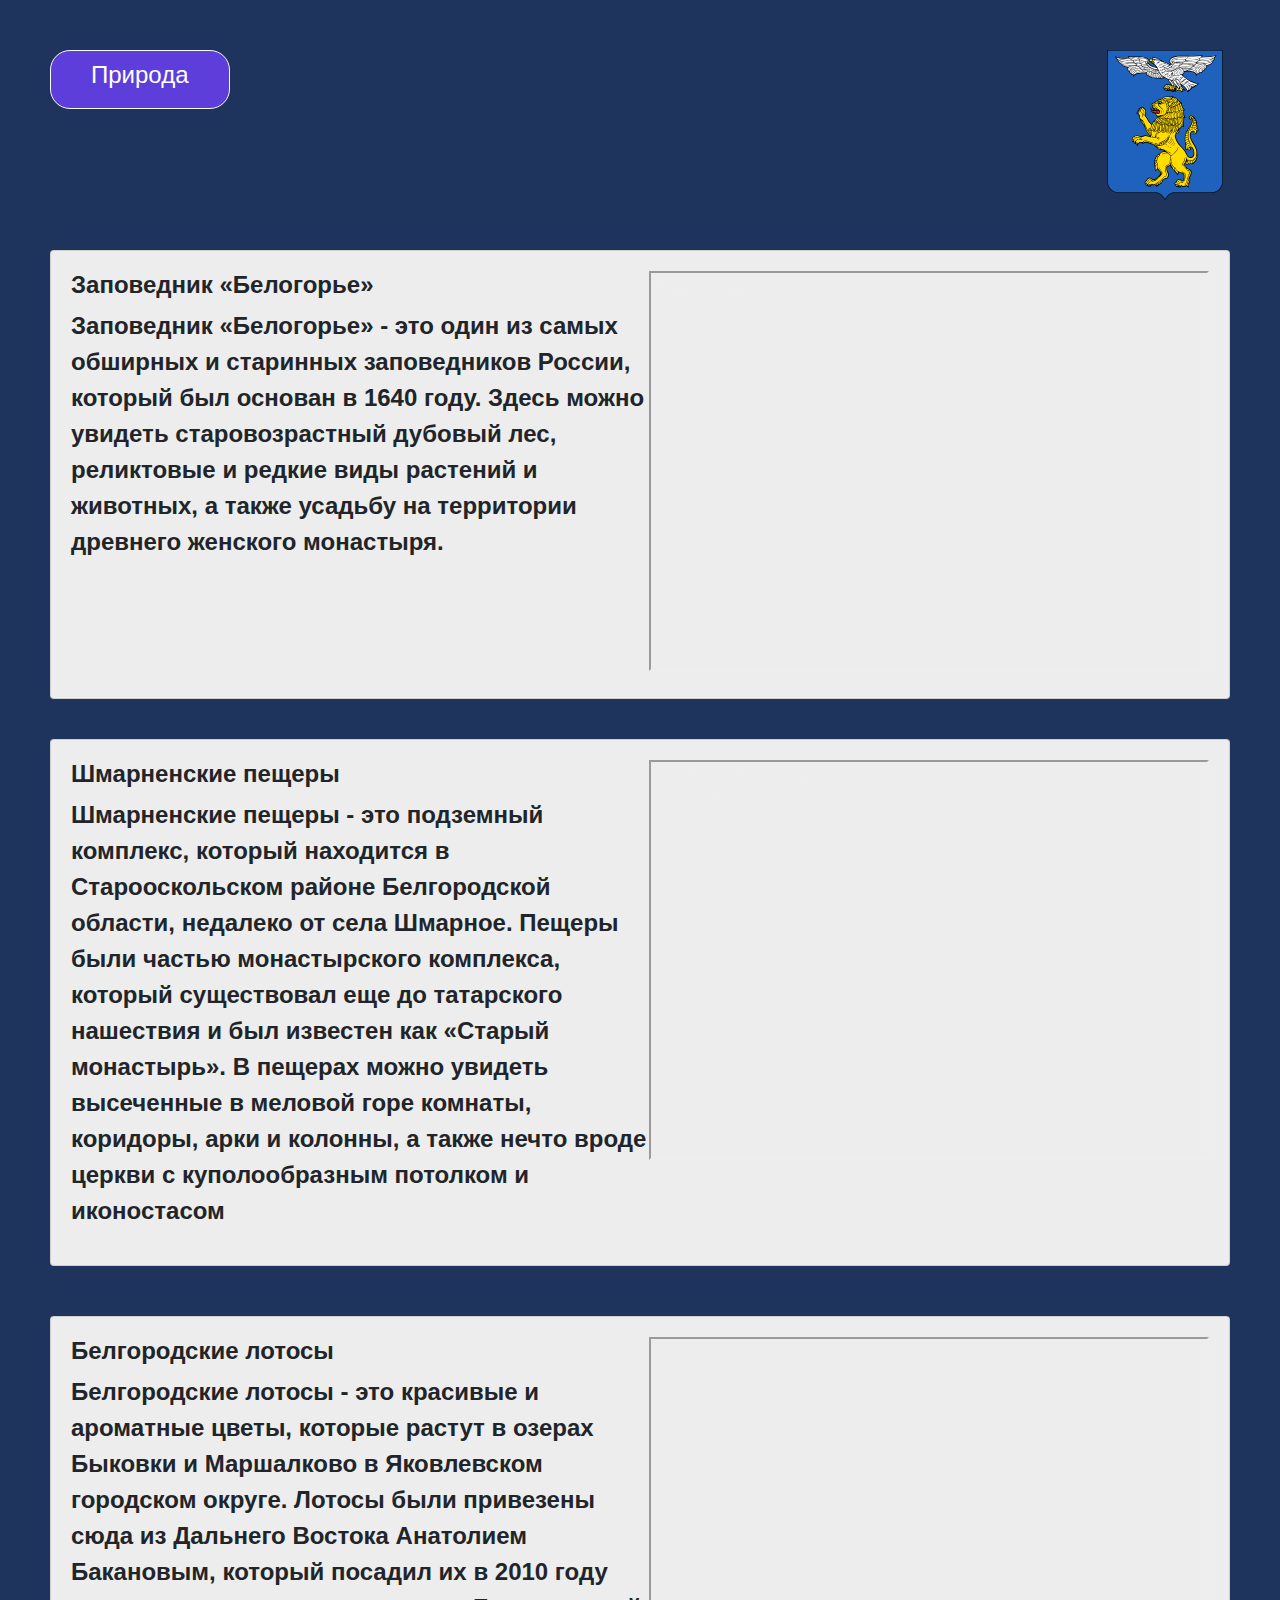
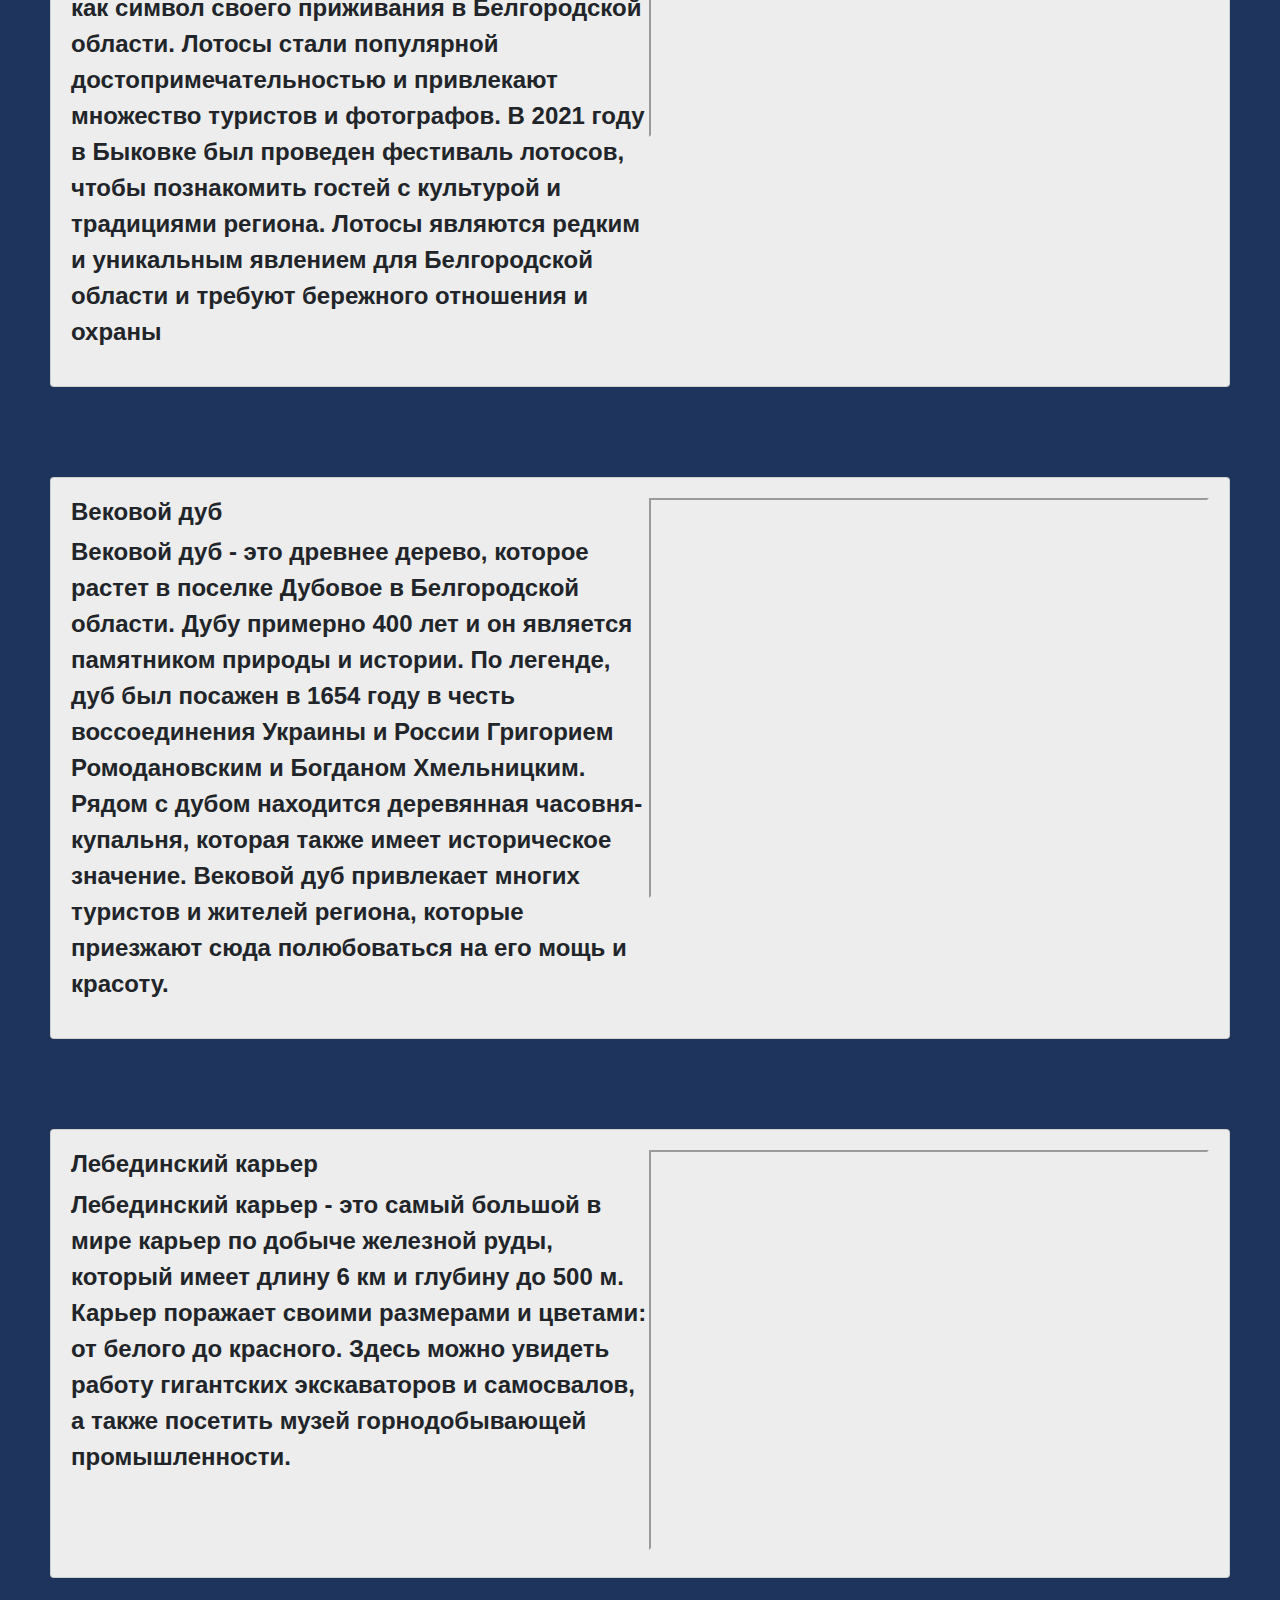
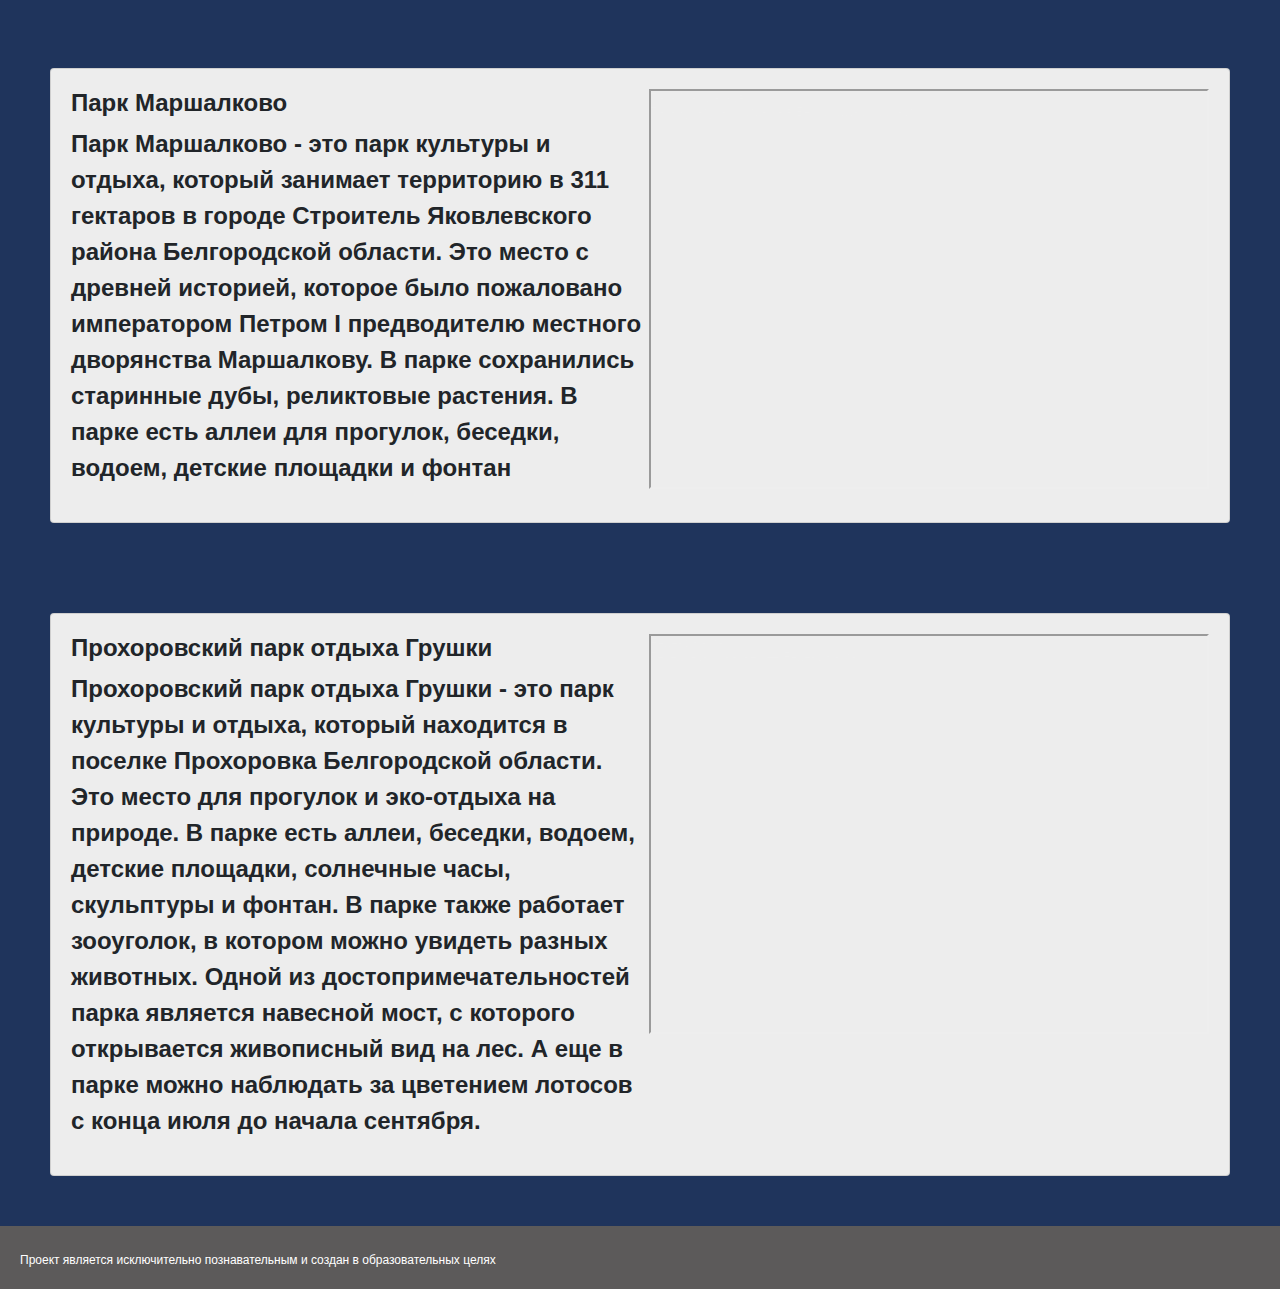
<file: nature/nature.html>
<!DOCTYPE html>
<html lang="en">
    <head>
        <meta charset="UTF-8" />
        <meta http-equiv="X-UA-Compatible" content="IE=edge" />
        <meta name="viewport" content="width=device-width, initial-scale=1.0" />
        <link
            rel="stylesheet"
            href="https://cdn.jsdelivr.net/npm/bootstrap@4.0.0/dist/css/bootstrap.min.css"
            integrity="sha384-Gn5384xqQ1aoWXA+058RXPxPg6fy4IWvTNh0E263XmFcJlSAwiGgFAW/dAiS6JXm"
            crossorigin="anonymous"
        />
        <link rel="preconnect" href="https://fonts.googleapis.com" />
        <link rel="preconnect" href="https://fonts.gstatic.com" crossorigin />
        <link
            href="https://fonts.googleapis.com/css2?family=Inter:wght@100;200;300;400;500;600;700;800;900&family=Montserrat:ital,wght@1,700&display=swap"
            rel="stylesheet"
        />
        <link rel="stylesheet" href="style.css" />
        <title>Места Белгорода</title>
    </head>
    <body>
        <main>
            <div class="nav-bar">
                <div
                    class="btn btn-light btn-lg start-btn title"
                    data-toggle="modal"
                    data-target="#exampleModal"
                >
                    <h4>Природа</h4>
                </div>
                <img src="../images/gerb.svg" alt="Герб" />
            </div>
            <div class="cards">
                <div class="card">
                    <div>
                        <h4 class="title">Заповедник «Белогорье»</h4>
                        <p class="descr"> Заповедник «Белогорье» - это один из самых обширных и старинных заповедников России, который был основан в 1640 году. Здесь можно увидеть старовозрастный дубовый лес, реликтовые и редкие виды растений и животных, а также усадьбу на территории древнего женского монастыря.</p>
                    </div>
                    <div>
                        <div style="position:relative;overflow:hidden;"><a href="https://yandex.ru/maps/org/belogorye/154126135074/?utm_medium=mapframe&utm_source=maps" style="color:#eee;font-size:12px;position:absolute;top:0px;">Белогорье</a><a href="https://yandex.ru/maps/10645/belgorod-oblast/category/nature_reserve/62479044326/?utm_medium=mapframe&utm_source=maps" style="color:#eee;font-size:12px;position:absolute;top:14px;">Заповедник в Белгородской области</a><iframe src="https://yandex.ru/map-widget/v1/?ll=36.811878%2C50.891047&mode=search&oid=154126135074&ol=biz&sll=36.553922%2C50.592795&sspn=0.014709%2C0.005520&text=%D0%97%D0%B0%D0%BF%D0%BE%D0%B2%D0%B5%D0%B4%D0%BD%D0%B8%D0%BA%20%C2%AB%D0%91%D0%B5%D0%BB%D0%BE%D0%B3%D0%BE%D1%80%D1%8C%D0%B5%C2%BB&z=10.19" width="560" height="400" frameborder="1" allowfullscreen="true" style="position:relative;"></iframe></div>
                    </div>
                </div>
                <div class="card">
                    <div>
                        <h4 class="title">Шмарненские пещеры</h4>
                        <p class="descr">Шмарненские пещеры - это подземный комплекс, который находится в Старооскольском районе Белгородской области, недалеко от села Шмарное. Пещеры были частью монастырского комплекса, который существовал еще до татарского нашествия и был известен как «Старый монастырь». В пещерах можно увидеть высеченные в меловой горе комнаты, коридоры, арки и колонны, а также нечто вроде церкви с куполообразным потолком и иконостасом
                            </p>
                    </div>
                    <div>
                        <div style="position:relative;overflow:hidden;"><a href="https://yandex.ru/maps/org/shmarnenskiye_peshchery/161744832531/?utm_medium=mapframe&utm_source=maps" style="color:#eee;font-size:12px;position:absolute;top:0px;">Шмарненские пещеры</a><a href="https://yandex.ru/maps/10645/belgorod-oblast/category/landmark_attraction/89683368508/?utm_medium=mapframe&utm_source=maps" style="color:#eee;font-size:12px;position:absolute;top:14px;">Достопримечательность в Белгородской области</a><a href="https://yandex.ru/maps/10645/belgorod-oblast/category/nature/20300558901/?utm_medium=mapframe&utm_source=maps" style="color:#eee;font-size:12px;position:absolute;top:28px;">Природа в Белгородской области</a><iframe src="https://yandex.ru/map-widget/v1/?ll=37.820830%2C51.119042&mode=search&oid=161744832531&ol=biz&sctx=ZAAAAAgBEAAaKAoSCZ3WbVD7UThAEc7Cnnb4A0VAEhIJ%2Bpy7XS9NtT8Rzcr2IW%2B5oj8iBgABAgMEBSgKOABAc0gBYityZWFycj1zY2hlbWVfTG9jYWwvR2VvL0VuYWJsZUJlYXV0eUZpbHRlcj0xagJydZ0BzcxMPaABAKgBAL0BENRG1MIBBpOQ%2BcXaBOoBAPIBAPgBAIICNNCf0LXRidC10YDQsCDQmtGA0YvRiNGC0LDQu9GM0L3QsNGPINCx0LXQu9Cz0L7RgNC%2B0LSKAgCSAgCaAgxkZXNrdG9wLW1hcHM%3D&sll=37.729538%2C51.169122&sspn=0.395809%2C0.146694&text=%D0%9F%D0%B5%D1%89%D0%B5%D1%80%D0%B0%20%D0%9A%D1%80%D1%8B%D1%88%D1%82%D0%B0%D0%BB%D1%8C%D0%BD%D0%B0%D1%8F%20%D0%B1%D0%B5%D0%BB%D0%B3%D0%BE%D1%80%D0%BE%D0%B4&z=16.19" width="560" height="400" frameborder="1" allowfullscreen="true" style="position:relative;"></iframe></div>
                    </div>
                </div>
            </div>
            <div class="cards">
                <div class="card">
                    <div>
                        <h4 class="title">Белгородские лотосы</h4>
                        <p class="descr">Белгородские лотосы - это красивые и ароматные цветы, которые растут в озерах Быковки и Маршалково в Яковлевском городском округе. Лотосы были привезены сюда из Дальнего Востока Анатолием Бакановым, который посадил их в 2010 году как символ своего приживания в Белгородской области. Лотосы стали популярной достопримечательностью и привлекают множество туристов и фотографов. В 2021 году в Быковке был проведен фестиваль лотосов, чтобы познакомить гостей с культурой и традициями региона. Лотосы являются редким и уникальным явлением для Белгородской области и требуют бережного отношения и охраны</p>
                    </div>
                    <div>
                        <div style="position:relative;overflow:hidden;"><a href="https://yandex.ru/maps/org/lotosy/108712512108/?utm_medium=mapframe&utm_source=maps" style="color:#eee;font-size:12px;position:absolute;top:0px;">Лотосы</a><a href="https://yandex.ru/maps/20587/stroitel/category/nature/20300558901/?utm_medium=mapframe&utm_source=maps" style="color:#eee;font-size:12px;position:absolute;top:14px;">Природа в Строителе</a><iframe src="https://yandex.ru/map-widget/v1/?ll=36.483454%2C50.792834&mode=search&oid=108712512108&ol=biz&z=13.29" width="560" height="400" frameborder="1" allowfullscreen="true" style="position:relative;"></iframe></div>
                    </div>
                </div>
            <div class="cards">
                <div class="card">
                    <div>
                        <h4 class="title">Вековой дуб</h4>
                        <p class="descr">Вековой дуб - это древнее дерево, которое растет в поселке Дубовое в Белгородской области. Дубу примерно 400 лет и он является памятником природы и истории. По легенде, дуб был посажен в 1654 году в честь воссоединения Украины и России Григорием Ромодановским и Богданом Хмельницким. Рядом с дубом находится деревянная часовня-купальня, которая также имеет историческое значение. Вековой дуб привлекает многих туристов и жителей региона, которые приезжают сюда полюбоваться на его мощь и красоту.
                        </p>
                    </div>
                    <div>
                        <div style="position:relative;overflow:hidden;"><a href="https://yandex.ru/maps/org/dub_chereshchaty/157842964387/?utm_medium=mapframe&utm_source=maps" style="color:#eee;font-size:12px;position:absolute;top:0px;">Дуб Черешчатый</a><a href="https://yandex.ru/maps/10645/belgorod-oblast/category/genre_sculpture/89667445721/?utm_medium=mapframe&utm_source=maps" style="color:#eee;font-size:12px;position:absolute;top:14px;">Жанровая скульптура в Белгородской области</a><iframe src="https://yandex.ru/map-widget/v1/?ll=36.564971%2C50.540761&mode=search&oid=157842964387&ol=biz&z=14.63" width="560" height="400" frameborder="1" allowfullscreen="true" style="position:relative;"></iframe></div>
                    </div>
                </div>
            <div class="cards">
                <div class="card">
                    <div>
                        <h4 class="title">Лебединский карьер</h4>
                        <p class="descr">Лебединский карьер - это самый большой в мире карьер по добыче железной руды, который имеет длину 6 км и глубину до 500 м. Карьер поражает своими размерами и цветами: от белого до красного. Здесь можно увидеть работу гигантских экскаваторов и самосвалов, а также посетить музей горнодобывающей промышленности.</p>
                    </div>
                    <div>
                        <div style="position:relative;overflow:hidden;"><a href="https://yandex.ru/maps?utm_medium=mapframe&utm_source=maps" style="color:#eee;font-size:12px;position:absolute;top:0px;">Яндекс Карты</a><a href="https://yandex.ru/maps/geo/lebedinskiy_karyer/1902886121/?ll=37.627631%2C51.280761&utm_medium=mapframe&utm_source=maps&z=14.88" style="color:#eee;font-size:12px;position:absolute;top:14px;">Лебединский карьер — Яндекс Карты</a><iframe src="https://yandex.ru/map-widget/v1/?ll=37.627631%2C51.280761&mode=search&ol=geo&ouri=ymapsbm1%3A%2F%2Fgeo%3Fdata%[base64]%2C%2C&z=14.88" width="560" height="400" frameborder="1" allowfullscreen="true" style="position:relative;"></iframe></div>
                    </div>
                </div>
                <div class="cards">
                    <div class="card">
                        <div>
                            <h4 class="title">Парк Маршалково</h4>
                            <p class="descr">Парк Маршалково - это парк культуры и отдыха, который занимает территорию в 311 гектаров в городе Строитель Яковлевского района Белгородской области. Это место с древней историей, которое было пожаловано императором Петром I предводителю местного дворянства Маршалкову. В парке сохранились старинные дубы, реликтовые растения. В парке есть аллеи для прогулок, беседки, водоем, детские площадки и фонтан</p>
                        </div>
                        <div>
                            <div style="position:relative;overflow:hidden;"><a href="https://yandex.ru/maps/org/park_marshalkovo/116841041830/?utm_medium=mapframe&utm_source=maps" style="color:#eee;font-size:12px;position:absolute;top:0px;">Парк Маршалково</a><a href="https://yandex.ru/maps/10645/belgorod-oblast/category/park/184106346/?utm_medium=mapframe&utm_source=maps" style="color:#eee;font-size:12px;position:absolute;top:14px;">Парк культуры и отдыха в Белгородской области</a><iframe src="https://yandex.ru/map-widget/v1/?ll=36.486324%2C50.778720&mode=search&oid=116841041830&ol=biz&z=16.49" width="560" height="400" frameborder="1" allowfullscreen="true" style="position:relative;"></iframe></div>
                        </div>
                    </div>
                    <div class="cards">
                        <div class="card">
                            <div>
                                <h4 class="title">Прохоровский парк отдыха Грушки</h4>
                                <p class="descr">Прохоровский парк отдыха Грушки - это парк культуры и отдыха, который находится в поселке Прохоровка Белгородской области. Это место для прогулок и эко-отдыха на природе. В парке есть аллеи, беседки, водоем, детские площадки, солнечные часы, скульптуры и фонтан. В парке также работает зооуголок, в котором можно увидеть разных животных. Одной из достопримечательностей парка является навесной мост, с которого открывается живописный вид на лес. А еще в парке можно наблюдать за цветением лотосов с конца июля до начала сентября.</p>
                            </div>
                            <div>
                                <div style="position:relative;overflow:hidden;"><a href="https://yandex.ru/maps?utm_medium=mapframe&utm_source=maps" style="color:#eee;font-size:12px;position:absolute;top:0px;">Яндекс Карты</a><a href="https://yandex.ru/maps/geo/lebedinskiy_karyer/1902886121/?ll=37.627631%2C51.280761&utm_medium=mapframe&utm_source=maps&z=14.88" style="color:#eee;font-size:12px;position:absolute;top:14px;">Лебединский карьер — Яндекс Карты</a><iframe src="https://yandex.ru/map-widget/v1/?ll=37.627631%2C51.280761&mode=search&ol=geo&ouri=ymapsbm1%3A%2F%2Fgeo%3Fdata%[base64]%2C%2C&z=14.88" width="560" height="400" frameborder="1" allowfullscreen="true" style="position:relative;"></iframe></div>
                            </div>
                        </div>

                        
        </main>
        <footer class="footer">
            <div class="wrapper">
                <p class="small">
                    Проект является исключительно познавательным и создан в
                    образовательных целях
                </p>
            </div>
        </footer>
        <div
            class="modal fade"
            id="exampleModal"
            tabindex="-1"
            role="dialog"
            aria-labelledby="exampleModalLabel"
            aria-hidden="true"
        >
            <div class="modal-dialog" role="document">
                <div class="modal-content">
                    <div class="modal-header">
                        <h5 class="modal-title" id="exampleModalLabel">
                            Категории
                        </h5>
                        <button
                            type="button"
                            class="close"
                            data-dismiss="modal"
                            aria-label="Close"
                        >
                            <span aria-hidden="true">&times;</span>
                        </button>
                    </div>
                    <div class="modal-body">
                        <a href="../index.html">Главная</a>
                        <a href="/culture/culture.html">Культура</a>
                        <a href="/funny/funny.html">Природа</a>
                    </div>
                </div>
            </div>
        </div>
        <script
            src="https://code.jquery.com/jquery-3.2.1.slim.min.js"
            integrity="sha384-KJ3o2DKtIkvYIK3UENzmM7KCkRr/rE9/Qpg6aAZGJwFDMVNA/GpGFF93hXpG5KkN"
            crossorigin="anonymous"
        ></script>
        <script
            src="https://cdn.jsdelivr.net/npm/popper.js@1.12.9/dist/umd/popper.min.js"
            integrity="sha384-ApNbgh9B+Y1QKtv3Rn7W3mgPxhU9K/ScQsAP7hUibX39j7fakFPskvXusvfa0b4Q"
            crossorigin="anonymous"
        ></script>
        <script
            src="https://cdn.jsdelivr.net/npm/bootstrap@4.0.0/dist/js/bootstrap.min.js"
            integrity="sha384-JZR6Spejh4U02d8jOt6vLEHfe/JQGiRRSQQxSfFWpi1MquVdAyjUar5+76PVCmYl"
            crossorigin="anonymous"
        ></script>
    </body>
</html>
</file>
<file: style.css>
* {
    margin: 0;
    padding: 0;
    font-family: 'Inter';
}

body {
  background: #1f345c;
}

main {
    max-width: 1920px;
    min-width: 320px;
    margin: 0 auto;
}

footer .wrapper {
    max-width: 1920px;
    min-width: 320px;
    margin: 0 auto;
}

section.title {
    display: flex;
    justify-content: center;
    flex-direction: column;
    padding: 150px 10px;
    background: url('images/main-bg.png') 100% / 100% no-repeat;
}

section.title h1 {
    text-align: center;
    font-size: 78px;
    font-style: normal;
    font-weight: 900;
    color: #fff;
}

section.title .start-btn {
    width: fit-content;
    margin: 40px auto 0;
    font-weight: 700;
}

section.cards {
    display: grid;
    grid-template-columns: 1fr 1fr;
}

section.cards .item {
    min-height: 200px;
    width: 100%;
}

section.cards .text {
    padding-top: 200px;
    text-align: center;
    font-size: 23px;
    background: #006dde;
    color: #fff;
}
section.cards .text h4 {
    font-size: 32px;
    font-weight: 800;
}
section.cards .text p {
    font-size: 24px;
    font-weight: 500;
    max-width: 500px;
    margin: 0 auto;
}
section.cards .image img {
    width: 100%;
    height: 100%;
}

.footer {
    padding: 20px;
    background: #545353;
    color: #fff;
}

.footer p {
    margin: 0;
}
.footer .small {
    padding-top: 5px;
    font-size: 12px;
}

.modal-body {
    display: flex;
    flex-direction: column !important;
    gap: 10px;
}
</file>
<file: culture/style.css>
body {
    background: #1f345c;
    margin: 0;
}

main {
    padding: 50px;
    min-height: 100vh;
    max-width: 1920px;
    min-width: 320px;
    margin: 0 auto;
}

footer .wrapper {
    max-width: 1920px;
    min-width: 320px;
    margin: 0 auto;
}

.nav-bar {
    display: flex;
    justify-content: space-between;
}

.nav-bar .title {
    border-radius: 20px;
    background: #5d3edb;
    padding: 10px 40px;
    height: fit-content;
    color: #fff;
}

.nav-bar img {
    width: 130px;
    height: 150px;
}

.cards {
    padding: 50px 0 0 0;
    display: flex;
    flex-direction: column;
    gap: 40px;
}

.cards .card {
    padding: 20px;
    background: #ededed;
    display: grid;
    grid-template-columns: 1fr 560px;
    justify-content: space-between;
}

.cards .card .title {
    font-weight: 900;
}

.cards .card .descr {
    font-weight: 600;
    font-size: 24px;
}

.cards .card .map {
    width: 300px;
    height: 300px;
}

.footer {
    padding: 20px;
    background: #969696;
    color: #fff;
}

.footer p {
    margin: 0;
}
.footer .small {
    padding-top: 5px;
    font-size: 12px;
}

.modal-body {
    display: flex;
    flex-direction: column !important;
    gap: 10px;
}
</file>
<file: funny/style.css>
body {
    background: #1f345c;
    margin: 0;
}

main {
    padding: 50px;
    min-height: 100vh;
    max-width: 1920px;
    min-width: 320px;
    margin: 0 auto;
}

footer .wrapper {
    max-width: 1920px;
    min-width: 320px;
    margin: 0 auto;
}

.nav-bar {
    display: flex;
    justify-content: space-between;
}

.nav-bar .title {
    border-radius: 20px;
    background: #5d3edb;
    padding: 10px 40px;
    height: fit-content;
    color: #fff;
}

.nav-bar img {
    width: 130px;
    height: 150px;
}

.cards {
    padding: 50px 0 0 0;
    display: flex;
    flex-direction: column;
    gap: 40px;
}

.cards .card {
    padding: 20px;
    background: #ededed;
    display: grid;
    grid-template-columns: 1fr 560px;
    justify-content: space-between;
}

.cards .card .title {
    font-weight: 900;
}

.cards .card .descr {
    font-weight: 600;
    font-size: 24px;
}

.cards .card .map {
    width: 300px;
    height: 300px;
}

.footer {
    padding: 20px;
    background: #5c5a5a;
    color: #fff;
}

.footer p {
    margin: 0;
}
.footer .small {
    padding-top: 5px;
    font-size: 12px;
}

.modal-body {
    display: flex;
    flex-direction: column !important;
    gap: 10px;
}
</file>
<file: nature/style.css>
body {
    background: #1f345c;
    margin: 0;
}

main {
    padding: 50px;
    min-height: 100vh;
    max-width: 1920px;
    min-width: 320px;
    margin: 0 auto;
}

footer .wrapper {
    max-width: 1920px;
    min-width: 320px;
    margin: 0 auto;
}

.nav-bar {
    display: flex;
    justify-content: space-between;
}

.nav-bar .title {
    border-radius: 20px;
    background: #5d3edb;
    padding: 10px 40px;
    height: fit-content;
    color: #fff;
}

.nav-bar img {
    width: 130px;
    height: 150px;
}

.cards {
    padding: 50px 0 0 0;
    display: flex;
    flex-direction: column;
    gap: 40px;
}

.cards .card {
    padding: 20px;
    background: #ededed;
    display: grid;
    grid-template-columns: 1fr 560px;
    justify-content: space-between;
}

.cards .card .title {
    font-weight: 900;
}

.cards .card .descr {
    font-weight: 600;
    font-size: 24px;
}

.cards .card .map {
    width: 300px;
    height: 300px;
}

.footer {
    padding: 20px;
    background: #5c5a5a;
    color: #fff;
}

.footer p {
    margin: 0;
}
.footer .small {
    padding-top: 5px;
    font-size: 12px;
}

.modal-body {
    display: flex;
    flex-direction: column !important;
    gap: 10px;
}
</file>
